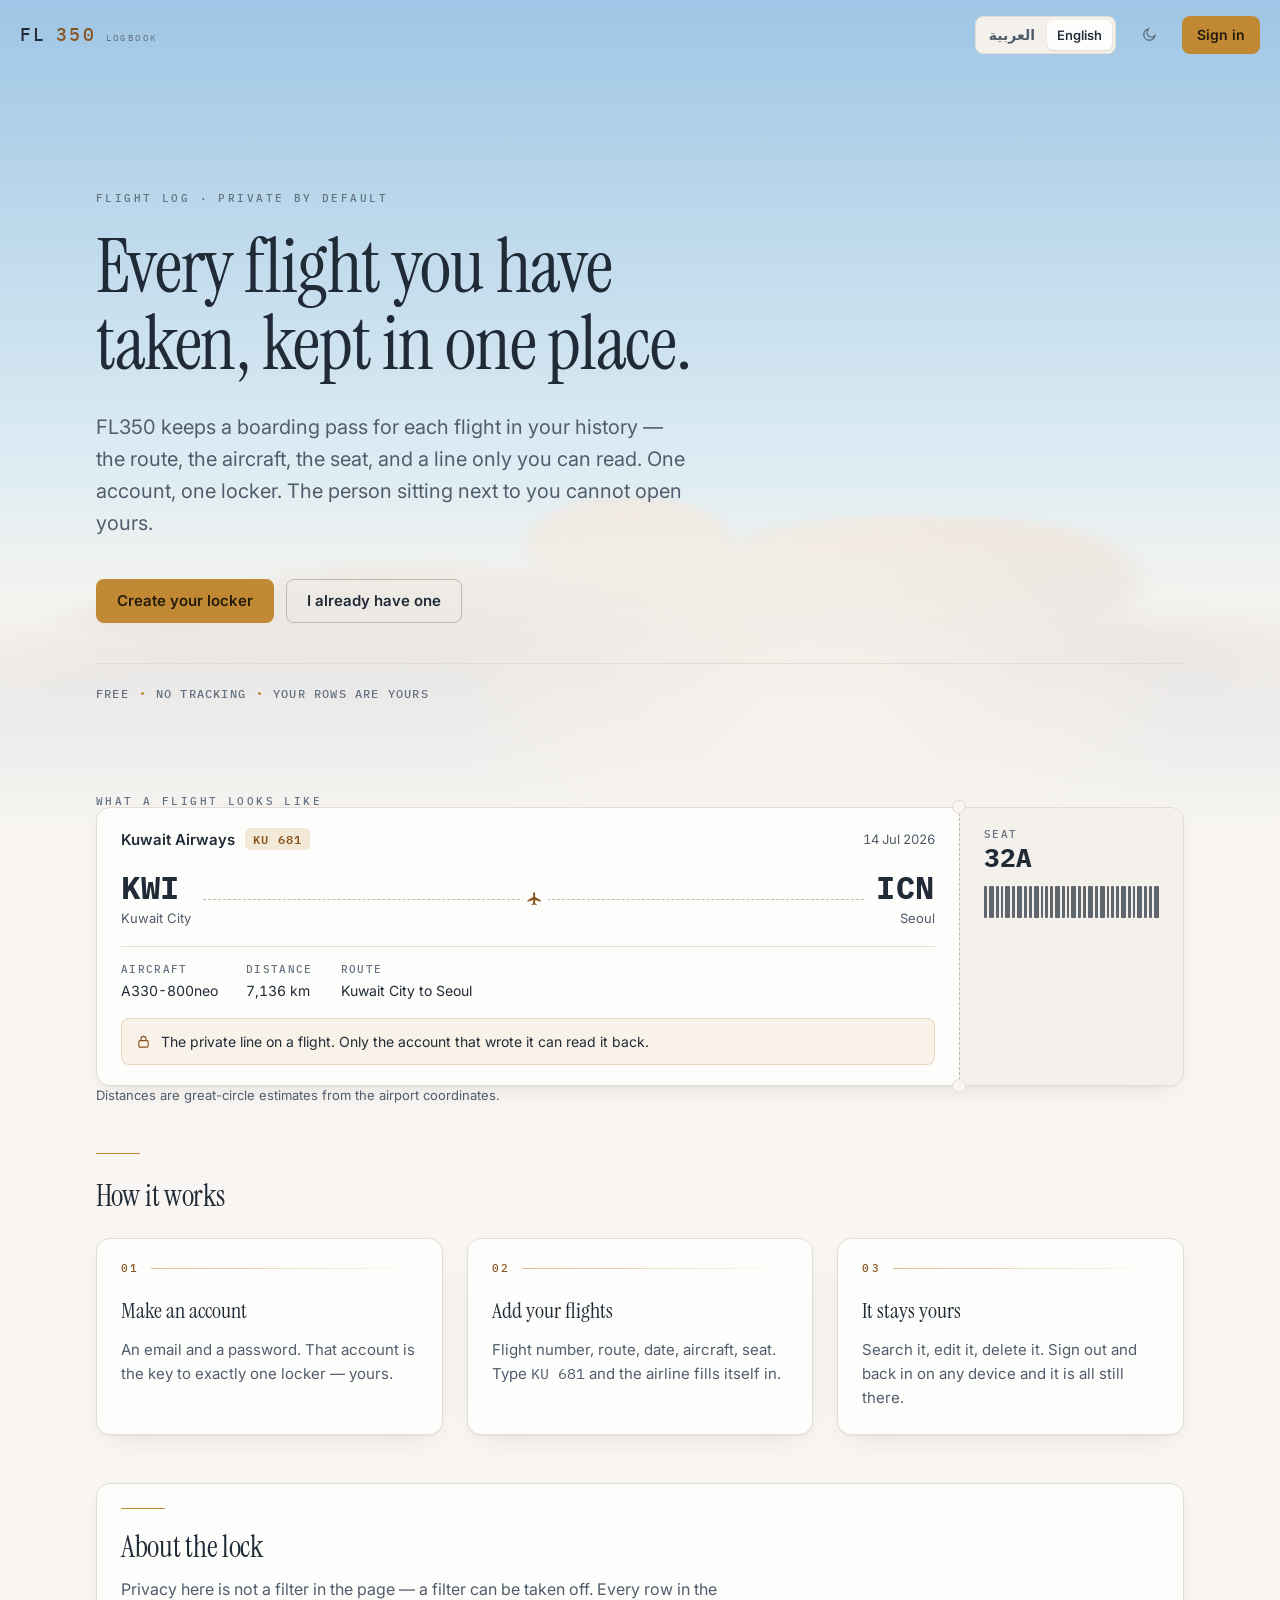
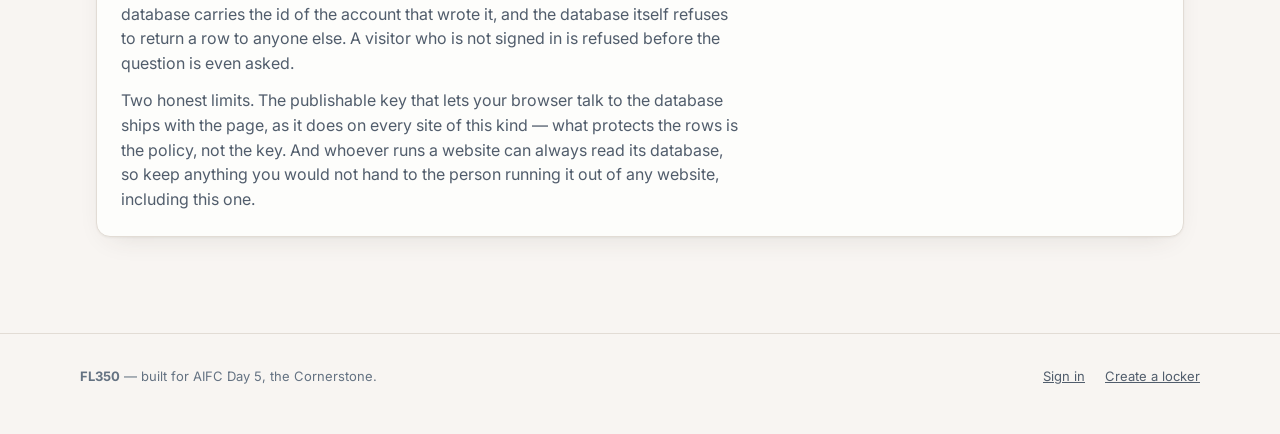
<file: index.html>
<!doctype html>
<html lang="en">
<head>
<meta charset="utf-8">
<meta name="viewport" content="width=device-width, initial-scale=1">
<title data-i18n="meta.home.title">FL350 — a private logbook for every flight you have taken</title>
<meta name="description" data-i18n-attr="content:meta.home.description" content="FL350 keeps a boarding pass for every flight you have taken. One account, one locker, and nobody else can open yours.">
<meta name="color-scheme" content="light dark">
<meta name="theme-color" content="#0b1220">
<link rel="icon" href="/assets/favicon.svg" type="image/svg+xml">
<link rel="preconnect" href="https://fonts.googleapis.com">
<link rel="preconnect" href="https://fonts.gstatic.com" crossorigin>
<link rel="stylesheet" href="https://fonts.googleapis.com/css2?family=IBM+Plex+Mono:wght@400;500;600&family=Inter:wght@400;500;600&family=Instrument+Serif:ital@0;1&display=swap">
<link rel="stylesheet" href="/assets/css/app.css">
<link rel="stylesheet" href="/assets/css/sky.css">
<link rel="stylesheet" href="/assets/css/rtl.css">
<link rel="stylesheet" href="/assets/css/waiting.css">
<script src="/assets/js/boot.js"></script>
<script src="/assets/js/arrive.js"></script>
<script src="/assets/js/strings.js"></script>
<script src="/assets/js/i18n.js"></script>
</head>
<body>
<a class="skip-link" href="#main" data-i18n="app.skip">Skip to the content</a>

<div class="sky" aria-hidden="true">
  <div class="sky-air"></div>
  <div class="sky-stars"></div>
  <div class="sky-clouds"></div>
  <div class="sky-sun"></div>
  <div class="sky-lamp sky-lamp-port"></div>
  <div class="sky-lamp sky-lamp-stbd"></div>
  <div class="sky-beacon"></div>
  <div class="sky-fade"></div>
</div>

<header class="topbar">
  <a class="wordmark" href="/">FL<span class="n">350</span> <small data-i18n="app.brand.sub">logbook</small></a>
  <div class="topbar-spacer"></div>
  <button type="button" id="lang-toggle" hidden></button>
  <button type="button" class="btn btn-ghost" id="theme-toggle" aria-pressed="false" title="Switch theme" data-i18n-attr="title:theme.switch"></button>
  <a class="btn btn-sm" href="/login" data-i18n="nav.signin">Sign in</a>
</header>

<main id="main" class="page stack-l">

  <section class="hero">
    <p class="eyebrow" data-i18n="home.eyebrow">Flight log · private by default</p>
    <h1 class="display" data-i18n="home.h1">Every flight you have taken, kept in one place.</h1>
    <p class="hero-lede" data-i18n="home.lede">
      FL350 keeps a boarding pass for each flight in your history — the route, the
      aircraft, the seat, and a line only you can read. One account, one locker.
      The person sitting next to you cannot open yours.
    </p>
    <div class="hero-cta">
      <a class="btn" href="/login?mode=signup" data-i18n="home.cta.create">Create your locker</a>
      <a class="btn btn-outline" href="/login" data-i18n="home.cta.have">I already have one</a>
    </div>
    <p class="strip">
      <span data-i18n="home.strip.free">Free</span><span class="dot"></span>
      <span data-i18n="home.strip.tracking">No tracking</span><span class="dot"></span>
      <span data-i18n="home.strip.yours">Your rows are yours</span>
    </p>
  </section>

  <section aria-labelledby="example-title">
    <h2 class="eyebrow" id="example-title" data-i18n="home.example.title">What a flight looks like</h2>
    <ul class="passes demo-pass">
      <li class="pass">
        <div class="pass-main">
          <div class="pass-head">
            <span class="pass-airline" data-i18n="home.demo.airline">Kuwait Airways</span>
            <span class="pass-flightno" lang="en">KU 681</span>
            <span class="pass-date" data-i18n="home.demo.date">14 Jul 2026</span>
          </div>
          <div class="route">
            <div class="route-end">
              <div class="route-iata" lang="en">KWI</div>
              <div class="route-city" data-i18n="home.demo.from">Kuwait City</div>
            </div>
            <div class="route-line" aria-hidden="true">
              <svg viewBox="0 0 24 24" fill="currentColor"><path d="M21 15.5v-1.7l-7.5-4.4V4.2a1.3 1.3 0 0 0-2.6 0v5.2L3.4 13.8v1.7l7.5-2.2v4.4l-2.1 1.5v1.2l3.4-1 3.4 1v-1.2l-2.1-1.5v-4.4l7.5 2.2Z"/></svg>
            </div>
            <div class="route-end to">
              <div class="route-iata" lang="en">ICN</div>
              <div class="route-city" data-i18n="home.demo.to">Seoul</div>
            </div>
          </div>
          <dl class="pass-facts">
            <div class="fact"><dt data-i18n="pass.fact.aircraft">Aircraft</dt><dd lang="en">A330-800neo</dd></div>
            <div class="fact"><dt data-i18n="pass.fact.distance">Distance</dt><dd data-i18n="home.demo.distance">7,136 km</dd></div>
            <div class="fact"><dt data-i18n="pass.fact.route">Route</dt><dd data-i18n="home.demo.route">Kuwait City to Seoul</dd></div>
          </dl>
          <div class="pass-note">
            <svg viewBox="0 0 24 24" fill="none" stroke="currentColor" stroke-width="1.8" aria-hidden="true"><rect x="4.5" y="10.5" width="15" height="10.5" rx="2"/><path d="M8 10.5V7.8a4 4 0 0 1 8 0v2.7"/></svg>
            <p data-i18n="home.demo.note">The private line on a flight. Only the account that wrote it can read it back.</p>
          </div>
        </div>
        <div class="pass-stub">
          <dl class="stub-seat"><dt data-i18n="pass.seat">Seat</dt><dd lang="en">32A</dd></dl>
          <div class="barcode" aria-hidden="true">
            <i></i><i class="b2"></i><i></i><i></i><i class="b2"></i><i></i><i class="b2"></i><i></i>
            <i></i><i class="b2"></i><i></i><i></i><i></i><i class="b2"></i><i></i><i></i>
            <i class="b2"></i><i></i><i></i><i class="b2"></i><i></i><i class="b2"></i><i></i><i></i>
            <i></i><i class="b2"></i><i></i><i></i><i class="b2"></i><i></i><i></i><i class="b2"></i>
          </div>
        </div>
      </li>
    </ul>
    <p class="caption" data-i18n="home.caption.distance">Distances are great-circle estimates from the airport coordinates.</p>
  </section>

  <section aria-labelledby="how-title" class="stack">
    <hr class="rule">
      <h2 class="heading" id="how-title" data-i18n="home.how.title">How it works</h2>
    <div class="three">
      <div class="card card-pad">
        <p class="num">01</p>
        <h3 data-i18n="home.how.1.h">Make an account</h3>
        <p data-i18n="home.how.1.p">An email and a password. That account is the key to exactly one locker — yours.</p>
      </div>
      <div class="card card-pad">
        <p class="num">02</p>
        <h3 data-i18n="home.how.2.h">Add your flights</h3>
        <p data-i18n-html="home.how.2.p">Flight number, route, date, aircraft, seat. Type <span class="mono i18n-ltr" lang="en">KU 681</span> and the airline fills itself in.</p>
      </div>
      <div class="card card-pad">
        <p class="num">03</p>
        <h3 data-i18n="home.how.3.h">It stays yours</h3>
        <p data-i18n="home.how.3.p">Search it, edit it, delete it. Sign out and back in on any device and it is all still there.</p>
      </div>
    </div>
  </section>

  <section aria-labelledby="lock-title" class="card card-pad stack-s">
    <hr class="rule">
    <h2 class="heading" id="lock-title" data-i18n="home.lock.title">About the lock</h2>
    <p class="prose" data-i18n="home.lock.p1">
      Privacy here is not a filter in the page — a filter can be taken off. Every
      row in the database carries the id of the account that wrote it, and the
      database itself refuses to return a row to anyone else. A visitor who is
      not signed in is refused before the question is even asked.
    </p>
    <p class="prose" data-i18n="home.lock.p2">
      Two honest limits. The publishable key that lets your browser talk to the
      database ships with the page, as it does on every site of this kind — what
      protects the rows is the policy, not the key. And whoever runs a website
      can always read its database, so keep anything you would not hand to the
      person running it out of any website, including this one.
    </p>
  </section>

</main>

<footer class="footer">
  <div class="footer-in">
    <span data-i18n-html="footer.built"><strong>FL350</strong> — built for AIFC Day 5, the Cornerstone.</span>
    <span class="topbar-spacer"></span>
    <a href="/login" data-i18n="nav.signin">Sign in</a>
    <a href="/login?mode=signup" data-i18n="nav.create">Create a locker</a>
  </div>
</footer>

<script src="/assets/js/ui.js" defer></script>
<script src="/assets/js/waiting.js" defer></script>
</body>
</html>
</file>
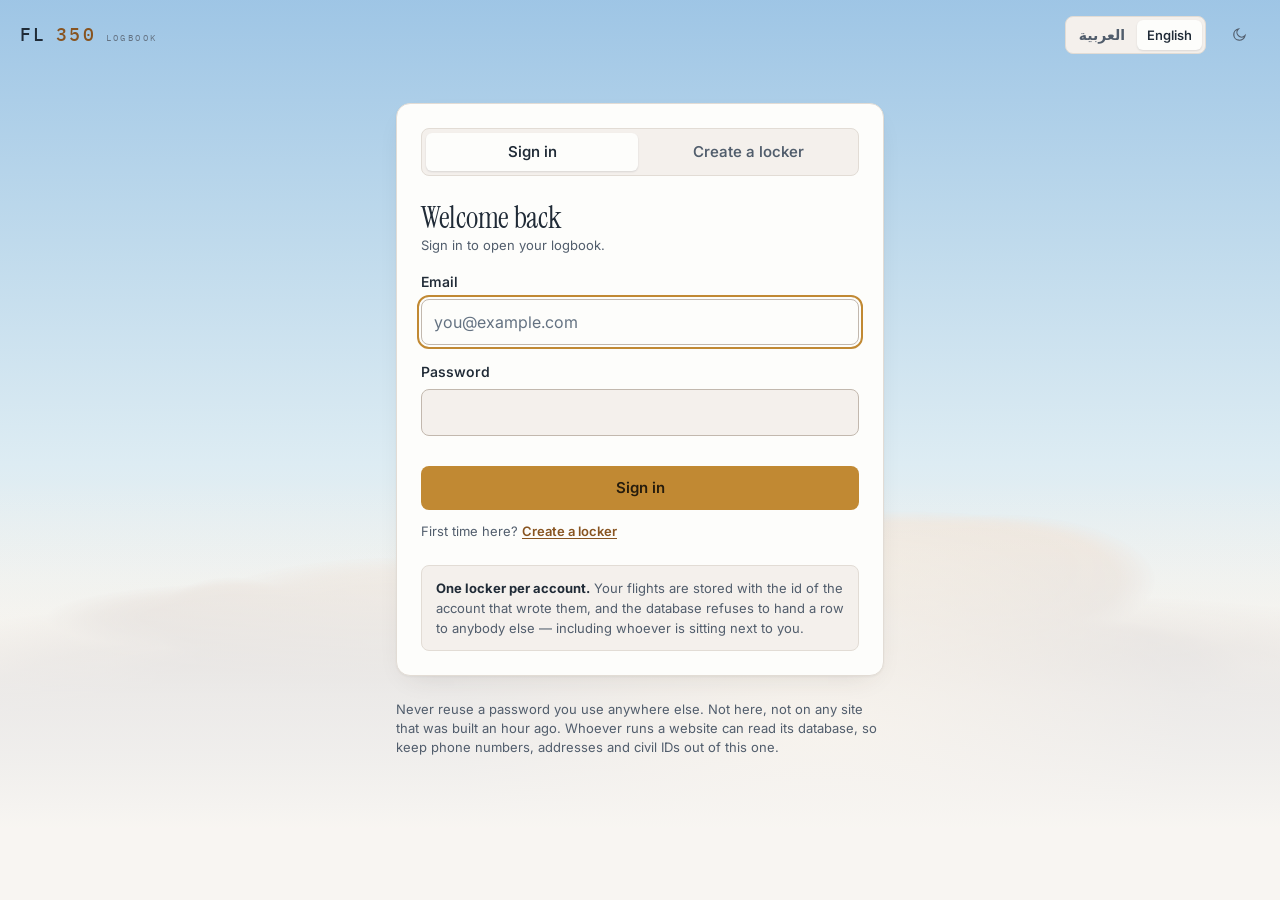
<file: login.html>
<!doctype html>
<html lang="en">
<head>
<meta charset="utf-8">
<meta name="viewport" content="width=device-width, initial-scale=1">
<title data-i18n="meta.login.title">Sign in — FL350</title>
<meta name="description" data-i18n-attr="content:meta.login.description" content="Sign in to your FL350 logbook, or create a locker of your own.">
<meta name="color-scheme" content="light dark">
<meta name="theme-color" content="#0b1220">
<meta name="robots" content="noindex">
<link rel="icon" href="/assets/favicon.svg" type="image/svg+xml">
<link rel="preconnect" href="https://fonts.googleapis.com">
<link rel="preconnect" href="https://fonts.gstatic.com" crossorigin>
<link rel="stylesheet" href="https://fonts.googleapis.com/css2?family=IBM+Plex+Mono:wght@400;500;600&family=Inter:wght@400;500;600&family=Instrument+Serif:ital@0;1&display=swap">
<link rel="stylesheet" href="/assets/css/app.css">
<link rel="stylesheet" href="/assets/css/sky.css">
<link rel="stylesheet" href="/assets/css/rtl.css">
<link rel="stylesheet" href="/assets/css/waiting.css">
<script src="/assets/js/boot.js"></script>
<script src="/assets/js/arrive.js"></script>
<script src="/assets/js/strings.js"></script>
<script src="/assets/js/i18n.js"></script>
</head>
<body>
<a class="skip-link" href="#main" data-i18n="app.skip">Skip to the content</a>

<div class="sky" aria-hidden="true">
  <div class="sky-air"></div>
  <div class="sky-stars"></div>
  <div class="sky-clouds"></div>
  <div class="sky-sun"></div>
  <div class="sky-lamp sky-lamp-port"></div>
  <div class="sky-lamp sky-lamp-stbd"></div>
  <div class="sky-beacon"></div>
  <div class="sky-fade"></div>
</div>

<header class="topbar">
  <a class="wordmark" href="/">FL<span class="n">350</span> <small data-i18n="app.brand.sub">logbook</small></a>
  <div class="topbar-spacer"></div>
  <button type="button" id="lang-toggle" hidden></button>
  <button type="button" class="btn btn-ghost" id="theme-toggle" aria-pressed="false" title="Switch theme" data-i18n-attr="title:theme.switch"></button>
</header>

<main id="main" class="page page-narrow">

  <div class="card card-pad">

    <div class="tabs" role="tablist" aria-label="Sign in or create an account" data-i18n-attr="aria-label:auth.tabs.aria">
      <button type="button" class="tab" id="tab-signin" role="tab" aria-selected="true" data-i18n="auth.tab.signin">Sign in</button>
      <button type="button" class="tab" id="tab-signup" role="tab" aria-selected="false" data-i18n="auth.tab.signup">Create a locker</button>
    </div>

    <h1 class="heading" id="auth-title">Welcome back</h1>
    <p class="caption" id="auth-lede">Sign in to open your logbook.</p>

    <div class="form-alert" id="auth-alert" role="alert" hidden></div>

    <form id="auth-form" novalidate>

      <div class="field" id="field-name" hidden>
        <label for="display-name" data-i18n="auth.field.name">What should we call you?</label>
        <input class="input" type="text" id="display-name" name="display-name"
               autocomplete="given-name" maxlength="40" placeholder="Your first name"
               data-i18n-attr="placeholder:auth.field.name.ph"
               aria-describedby="display-name-error">
        <p class="field-error" id="display-name-error"></p>
      </div>

      <div class="field">
        <label for="email" data-i18n="auth.field.email">Email</label>
        <input class="input" type="email" id="email" name="email"
               autocomplete="email" inputmode="email" autocapitalize="off" spellcheck="false"
               placeholder="you@example.com" aria-describedby="email-error"
               data-i18n-attr="placeholder:auth.field.email.ph">
        <p class="field-error" id="email-error"></p>
      </div>

      <div class="field">
        <label for="password" data-i18n="auth.field.password">Password</label>
        <input class="input" type="password" id="password" name="password"
               autocomplete="current-password" aria-describedby="password-hint password-error">
        <p class="field-hint" id="password-hint"></p>
        <p class="field-error" id="password-error"></p>
      </div>

      <button type="submit" class="btn btn-block mt-24" id="auth-submit">
        <span>Sign in</span>
      </button>

      <p class="caption mt-12" id="auth-switch"></p>

    </form>

    <p class="form-note mt-24" data-i18n-html="auth.note.one">
      <strong>One locker per account.</strong> Your flights are stored with the id of the
      account that wrote them, and the database refuses to hand a row to anybody else —
      including whoever is sitting next to you.
    </p>

  </div>

  <p class="caption mt-24" id="honesty" data-i18n="auth.honesty">
    Never reuse a password you use anywhere else. Not here, not on any site that was
    built an hour ago. Whoever runs a website can read its database, so keep phone
    numbers, addresses and civil IDs out of this one.
  </p>

</main>

<div class="toasts" id="toasts" aria-live="polite" aria-atomic="false"></div>

<script src="/assets/js/config.js" defer></script>
<script src="/assets/js/ui.js" defer></script>
<script src="/assets/js/waiting.js" defer></script>
<script src="/assets/js/supabase.js" defer></script>
<script src="/assets/js/session.js" defer></script>
<script src="/assets/js/login.js" defer></script>
</body>
</html>
</file>
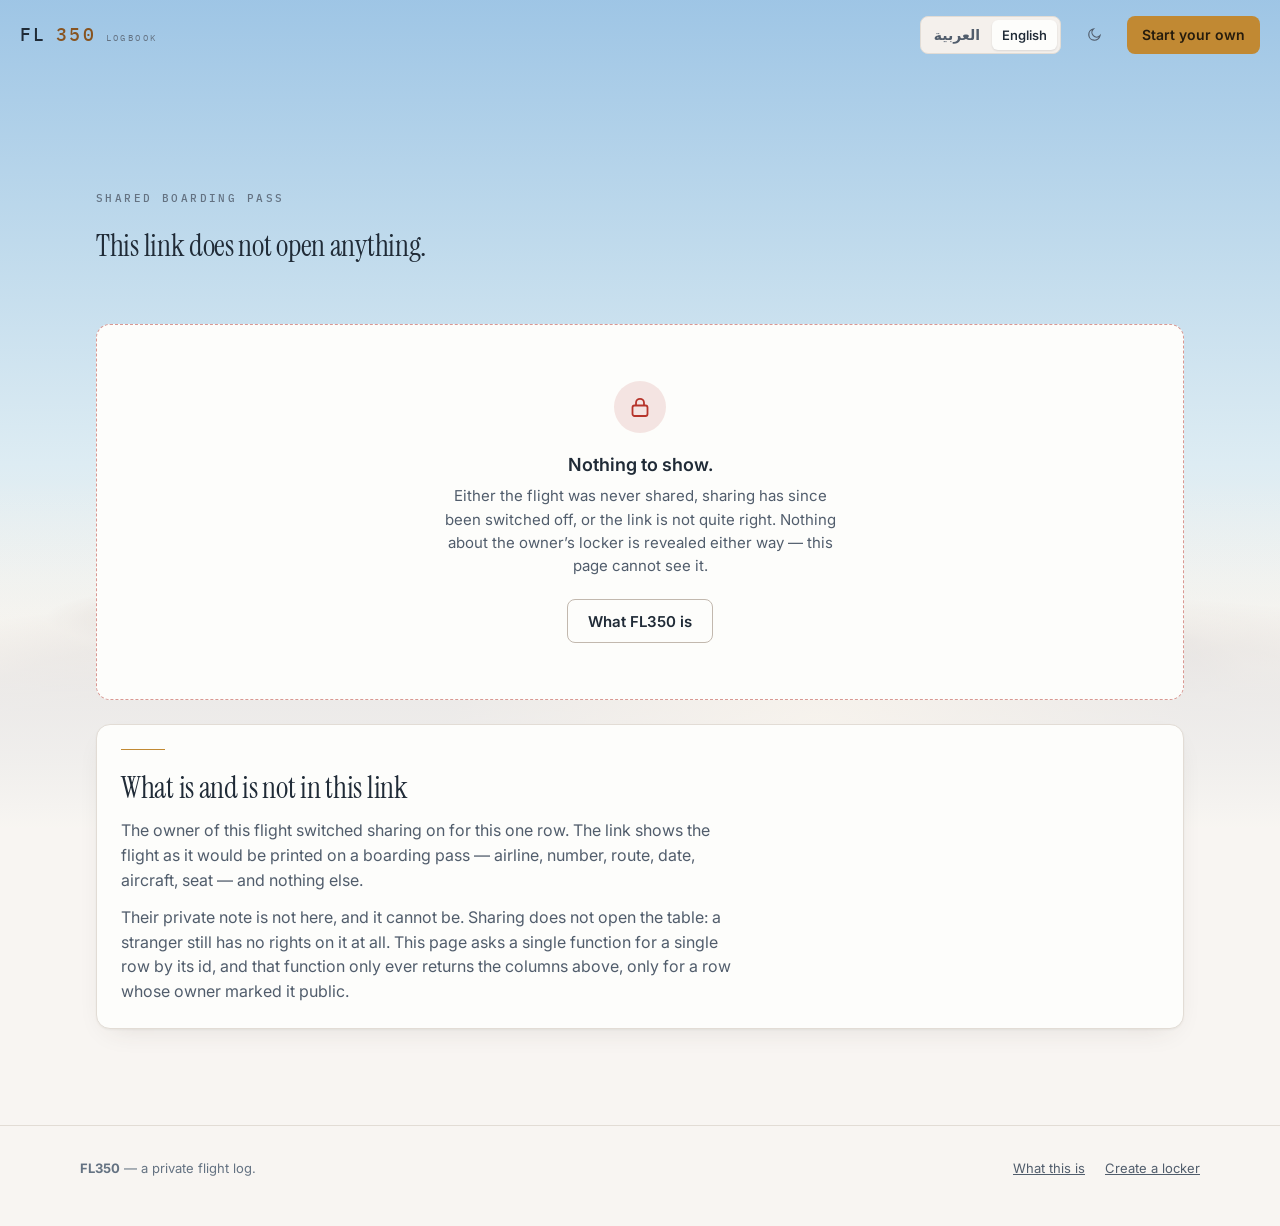
<file: share.html>
<!doctype html>
<html lang="en">
<head>
<meta charset="utf-8">
<meta name="viewport" content="width=device-width, initial-scale=1">
<title data-i18n="meta.share.title">A shared flight — FL350</title>
<meta name="description" data-i18n-attr="content:meta.share.description" content="One boarding pass, shared from a private FL350 logbook.">
<meta name="color-scheme" content="light dark">
<meta name="theme-color" content="#0b1220">
<meta name="robots" content="noindex">
<link rel="icon" href="/assets/favicon.svg" type="image/svg+xml">
<link rel="preconnect" href="https://fonts.googleapis.com">
<link rel="preconnect" href="https://fonts.gstatic.com" crossorigin>
<link rel="stylesheet" href="https://fonts.googleapis.com/css2?family=IBM+Plex+Mono:wght@400;500;600&family=Inter:wght@400;500;600&family=Instrument+Serif:ital@0;1&display=swap">
<link rel="stylesheet" href="/assets/css/app.css">
<link rel="stylesheet" href="/assets/css/sky.css">
<link rel="stylesheet" href="/assets/css/rtl.css">
<link rel="stylesheet" href="/assets/css/waiting.css">
<script src="/assets/js/boot.js"></script>
<script src="/assets/js/arrive.js"></script>
<script src="/assets/js/strings.js"></script>
<script src="/assets/js/i18n.js"></script>
</head>
<body>
<a class="skip-link" href="#main" data-i18n="app.skip">Skip to the content</a>

<div class="sky" aria-hidden="true">
  <div class="sky-air"></div>
  <div class="sky-stars"></div>
  <div class="sky-clouds"></div>
  <div class="sky-sun"></div>
  <div class="sky-lamp sky-lamp-port"></div>
  <div class="sky-lamp sky-lamp-stbd"></div>
  <div class="sky-beacon"></div>
  <div class="sky-fade"></div>
</div>

<header class="topbar">
  <a class="wordmark" href="/">FL<span class="n">350</span> <small data-i18n="app.brand.sub">logbook</small></a>
  <div class="topbar-spacer"></div>
  <button type="button" id="lang-toggle" hidden></button>
  <button type="button" class="btn btn-ghost" id="theme-toggle" aria-pressed="false" title="Switch theme" data-i18n-attr="title:theme.switch"></button>
  <a class="btn btn-sm" href="/login?mode=signup" data-i18n="share.nav.start">Start your own</a>
</header>

<main id="main" class="page">
  <section class="hero">
    <p class="eyebrow" data-i18n="share.eyebrow">Shared boarding pass</p>
    <h1 class="heading" id="share-title" data-i18n="share.opening">Opening the link…</h1>
    <p class="caption mt-12" id="share-sub"></p>
  </section>

  <div id="share-pass"></div>

  <section class="card card-pad mt-24">
    <hr class="rule">
    <h2 class="heading" data-i18n="share.explain.title">What is and is not in this link</h2>
    <p class="prose mt-12" data-i18n="share.explain.p1">
      The owner of this flight switched sharing on for this one row. The link
      shows the flight as it would be printed on a boarding pass — airline,
      number, route, date, aircraft, seat — and nothing else.
    </p>
    <p class="prose mt-12" data-i18n="share.explain.p2">
      Their private note is not here, and it cannot be. Sharing does not open
      the table: a stranger still has no rights on it at all. This page asks a
      single function for a single row by its id, and that function only ever
      returns the columns above, only for a row whose owner marked it public.
    </p>
  </section>
</main>

<footer class="footer">
  <div class="footer-in">
    <span data-i18n-html="footer.private"><strong>FL350</strong> — a private flight log.</span>
    <span class="topbar-spacer"></span>
    <a href="/" data-i18n="share.footer.what">What this is</a>
    <a href="/login?mode=signup" data-i18n="nav.create">Create a locker</a>
  </div>
</footer>

<div class="toasts" id="toasts" aria-live="polite" aria-atomic="false"></div>

<script src="/assets/js/config.js" defer></script>
<script src="/assets/js/ui.js" defer></script>
<script src="/assets/js/waiting.js" defer></script>
<script src="/assets/js/airports.js" defer></script>
<script src="/assets/js/pass.js" defer></script>
<script src="/assets/js/supabase.js" defer></script>
<script src="/assets/js/share.js" defer></script>
</body>
</html>
</file>
<file: assets/css/app.css>
/* ==========================================================================
   FL350 — one stylesheet, one accent, one radius.

   Colours are HSL channel triplets so a tint can be written inline as
   hsl(var(--accent) / 0.12) without inventing another token.
   ========================================================================== */

:root {
  /* --- surfaces --------------------------------------------------------
     Warm paper rather than clinical white, and a soft ink rather than black.
     The pairing an airline uses on print, because a screen full of #ffffff
     with #000000 on it is the least comfortable thing to read for an hour. */
  --bg:             36 30% 96%;
  --panel:          38 40% 99%;
  --panel-2:        36 26% 94%;
  --border:         34 18% 86%;
  --border-strong:  32 14% 72%;

  /* --- text ----------------------------------------------------------- */
  --fg:            212 26% 17%;
  --fg-muted:      212 14% 37%;
  --fg-faint:      212 13% 45%;

  /* --- the one accent: antique gold ------------------------------------
     --accent fills, and always carries --accent-fg on top of it.
     --accent-text is the same idea taken dark enough to be read as text. */
  --accent:         36 58% 48%;
  --accent-fg:      36 50% 10%;
  --accent-text:    30 62% 33%;

  /* --- status --------------------------------------------------------- */
  --good:          152 45% 30%;
  --bad:             4 62% 44%;

  /* --- shape and depth: one radius, two shadows ----------------------- */
  --radius:       14px;
  --radius-sm:     8px;
  --shadow-card:  0 1px 2px hsl(30 20% 20% / 0.05), 0 10px 28px -14px hsl(30 20% 20% / 0.16);
  --shadow-over:  0 28px 66px -14px hsl(30 20% 15% / 0.30);

  /* --- type ------------------------------------------------------------
     Three faces, each with one job. A quiet serif carries the few large
     lines, a neutral sans carries everything a person reads, and a mono
     carries anything printed on a ticket. Every one has a real fallback,
     so the page is still itself if the font service never answers. */
  --serif: "Instrument Serif", "Iowan Old Style", Palatino, Georgia, "Times New Roman", serif;
  --sans:  "Inter", system-ui, -apple-system, "Segoe UI", Roboto, "Helvetica Neue", Arial, sans-serif;
  --mono:  "IBM Plex Mono", ui-monospace, "SF Mono", "Cascadia Mono", "Segoe UI Mono", Menlo, Consolas, monospace;

  /* --- motion: unhurried, and one curve everywhere -------------------- */
  --ease: cubic-bezier(.22, .61, .36, 1);
  --quick: 180ms;
  --calm: 420ms;

  color-scheme: light;
}

@media (prefers-color-scheme: dark) {
  :root:not([data-theme="light"]) {
    --bg:            222 42%  8%;
    --panel:         216 33% 12%;
    --panel-2:       216 29% 15%;
    --border:        216 22% 22%;
    --border-strong: 216 17% 34%;

    /* warm off-white, never #ffffff — pure white on a dark field glares */
    --fg:             40 18% 92%;
    --fg-muted:      216 14% 71%;
    --fg-faint:      216 12% 60%;

    /* the same gold, desaturated and lifted, the way it behaves at night */
    --accent:         40 60% 62%;
    --accent-fg:      36 50% 10%;
    --accent-text:    40 58% 72%;

    --good:          152 40% 56%;
    --bad:             4 70% 68%;

    --shadow-card:  0 1px 2px hsl(0 0% 0% / 0.38), 0 10px 28px -14px hsl(0 0% 0% / 0.58);
    --shadow-over:  0 28px 66px -14px hsl(0 0% 0% / 0.68);

    color-scheme: dark;
  }
}

:root[data-theme="dark"] {
  --bg:            222 42%  8%;
  --panel:         216 33% 12%;
  --panel-2:       216 29% 15%;
  --border:        216 22% 22%;
  --border-strong: 216 17% 34%;

  /* warm off-white, never #ffffff — pure white on a dark field glares */
  --fg:             40 18% 92%;
  --fg-muted:      216 14% 71%;
  --fg-faint:      216 12% 60%;

  /* the same gold, desaturated and lifted, the way it behaves at night */
  --accent:         40 60% 62%;
  --accent-fg:      36 50% 10%;
  --accent-text:    40 58% 72%;

  --good:          152 40% 56%;
  --bad:             4 70% 68%;

  --shadow-card:  0 1px 2px hsl(0 0% 0% / 0.38), 0 10px 28px -14px hsl(0 0% 0% / 0.58);
  --shadow-over:  0 28px 66px -14px hsl(0 0% 0% / 0.68);

  color-scheme: dark;
}

/* ==========================================================================
   Reset
   ========================================================================== */

*, *::before, *::after { box-sizing: border-box; }

/* Anything given `display` by a class of ours would otherwise outrank the
   browser's own [hidden] and dialog:not([open]) rules and stay on screen. */
[hidden] { display: none !important; }
dialog:not([open]) { display: none !important; }

html { -webkit-text-size-adjust: 100%; }

body {
  position: relative;
  margin: 0;
  min-height: 100vh;
  background: hsl(var(--bg));
  color: hsl(var(--fg));
  font: 400 16px/1.55 var(--sans);
  -webkit-font-smoothing: antialiased;
}

h1, h2, h3, p, ul, ol, figure, dl, dd { margin: 0; }
ul, ol { padding: 0; list-style: none; }
img, svg { display: block; max-width: 100%; }
button, input, select, textarea { font: inherit; color: inherit; }

:focus-visible {
  outline: 2px solid hsl(var(--accent));
  outline-offset: 2px;
  border-radius: 4px;
}

.visually-hidden {
  position: absolute; width: 1px; height: 1px;
  padding: 0; margin: -1px; overflow: hidden;
  clip-path: inset(50%); white-space: nowrap; border: 0;
}

.skip-link {
  position: absolute; left: 16px; top: -60px; z-index: 100;
  padding: 10px 16px; border-radius: var(--radius-sm);
  background: hsl(var(--accent)); color: hsl(var(--accent-fg));
  font-weight: 600; text-decoration: none;
  transition: top .15s ease;
}
.skip-link:focus { top: 16px; }

@media (prefers-reduced-motion: reduce) {
  *, *::before, *::after {
    animation-duration: .001ms !important;
    animation-iteration-count: 1 !important;
    transition-duration: .001ms !important;
  }
}

/* ==========================================================================
   Type
   ========================================================================== */

.display {
  font-family: var(--serif);
  font-size: clamp(2.5rem, 1.2rem + 5.2vw, 4.75rem);
  line-height: 1.02;
  font-weight: 400;
  letter-spacing: -.015em;
  text-wrap: balance;
}
.heading {
  font-family: var(--serif);
  font-size: clamp(1.5rem, 1.2rem + 1vw, 1.875rem);
  line-height: 1.2; font-weight: 400; letter-spacing: -.01em;
}
.subhead { font-size: 1.125rem; line-height: 1.45; font-weight: 500; }
.caption { font-size: .8125rem; line-height: 1.45; color: hsl(var(--fg-muted)); }
.prose   { max-width: 62ch; color: hsl(var(--fg-muted)); }
.mono    { font-family: var(--mono); font-variant-numeric: tabular-nums; }

/* Codes, numbers and anything printed on a ticket keep Latin order and
   direction even when the page around them is Arabic. */
.ltr { direction: ltr; unicode-bidi: isolate; }

.eyebrow {
  font: 500 .6875rem/1 var(--mono);
  letter-spacing: .22em;
  text-transform: uppercase;
  color: hsl(var(--fg-faint));
}

/* A hairline in the accent, used to open a section. One motif, used sparingly. */
.rule {
  width: 44px; height: 1px; margin: 0 0 20px;
  background: hsl(var(--accent));
  border: 0;
}

/* ==========================================================================
   Shell
   ========================================================================== */

/* Nothing at the top of the page until there is something to separate from.
   The bar earns its background by being scrolled past. */
.topbar {
  position: sticky; top: 0; z-index: 20;
  display: flex; align-items: center; gap: 12px;
  padding: 16px max(20px, env(safe-area-inset-left)) 16px max(20px, env(safe-area-inset-right));
  background: transparent;
  border-bottom: 1px solid transparent;
  transition: background-color var(--calm) var(--ease),
              border-color var(--calm) var(--ease),
              padding var(--calm) var(--ease);
}
.topbar[data-scrolled="true"] {
  padding-top: 12px; padding-bottom: 12px;
  background: hsl(var(--panel) / 0.82);
  backdrop-filter: blur(14px);
  border-bottom-color: hsl(var(--border));
}

.wordmark {
  display: inline-flex; align-items: baseline; gap: 10px;
  text-decoration: none; color: inherit;
  font: 500 1.125rem/1 var(--mono);
  letter-spacing: .12em;
}
.wordmark .n  { color: hsl(var(--accent-text)); }
.wordmark small {
  font: 400 .5625rem/1 var(--mono);
  letter-spacing: .26em; text-transform: uppercase;
  color: hsl(var(--fg-faint));
}

.topbar-spacer { flex: 1 1 auto; }

.topbar-who {
  display: none; align-items: center; gap: 8px;
  font-size: .8125rem; color: hsl(var(--fg-muted));
  max-width: 42ch; overflow: hidden; text-overflow: ellipsis; white-space: nowrap;
}
@media (min-width: 700px) { .topbar-who { display: flex; } }

.page {
  position: relative; z-index: 1;
  width: 100%;
  max-width: 1120px;
  margin: 0 auto;
  padding: 32px max(16px, env(safe-area-inset-left)) 96px max(16px, env(safe-area-inset-right));
}
.page-narrow { max-width: 520px; }

.stack   > * + * { margin-top: 24px; }
.stack-s > * + * { margin-top: 12px; }
.stack-l > * + * { margin-top: 48px; }

.row { display: flex; align-items: center; gap: 12px; flex-wrap: wrap; }
.row-between { display: flex; align-items: center; gap: 16px; flex-wrap: wrap; justify-content: space-between; }

/* the only spacing utilities, and only on the 4px scale */
.mt-12 { margin-top: 12px; }
.mt-24 { margin-top: 24px; }

/* ==========================================================================
   Buttons — default, hover, active, focus-visible, disabled, loading
   ========================================================================== */

.btn {
  --btn-bg: hsl(var(--accent));
  --btn-fg: hsl(var(--accent-fg));
  --btn-bd: transparent;
  position: relative;
  display: inline-flex; align-items: center; justify-content: center; gap: 8px;
  min-height: 44px; padding: 0 20px;
  border: 1px solid var(--btn-bd);
  border-radius: var(--radius-sm);
  background: var(--btn-bg); color: var(--btn-fg);
  font-size: .9375rem; font-weight: 600;
  text-decoration: none; cursor: pointer;
  transition: filter .15s ease, background-color .15s ease, border-color .15s ease;
}
.btn:hover:not(:disabled) { filter: brightness(1.06); }
.btn:active:not(:disabled) { filter: brightness(.94); }
.btn:disabled { opacity: .55; cursor: not-allowed; }

.btn-outline {
  --btn-bg: transparent;
  --btn-fg: hsl(var(--fg));
  --btn-bd: hsl(var(--border-strong));
}
.btn-outline:hover:not(:disabled) { background: hsl(var(--fg) / 0.05); filter: none; }

.btn-ghost {
  --btn-bg: transparent;
  --btn-fg: hsl(var(--fg-muted));
  --btn-bd: transparent;
  min-height: 38px; padding: 0 12px; font-weight: 520; font-size: .875rem;
}
.btn-ghost:hover:not(:disabled) { background: hsl(var(--fg) / 0.07); color: hsl(var(--fg)); filter: none; }

.btn-danger {
  --btn-bg: transparent;
  --btn-fg: hsl(var(--bad));
  --btn-bd: hsl(var(--bad) / 0.45);
}
.btn-danger:hover:not(:disabled) { background: hsl(var(--bad) / 0.1); filter: none; }

.btn-sm { min-height: 38px; padding: 0 14px; font-size: .875rem; }
.btn-block { width: 100%; }

.btn[data-loading="true"] { color: transparent; pointer-events: none; }
.btn[data-loading="true"]::after {
  content: ""; position: absolute; inset: 0; margin: auto;
  width: 18px; height: 18px; border-radius: 50%;
  border: 2px solid var(--btn-fg); border-top-color: transparent;
  animation: spin .7s linear infinite;
}
@keyframes spin { to { transform: rotate(360deg); } }

.icon { width: 16px; height: 16px; flex: 0 0 auto; }

/* ==========================================================================
   Cards and panels
   ========================================================================== */

.card {
  background: hsl(var(--panel));
  border: 1px solid hsl(var(--border));
  border-radius: var(--radius);
  box-shadow: var(--shadow-card);
}
.card-pad { padding: 24px; }

/* ==========================================================================
   Forms
   ========================================================================== */

.field + .field, .field + .field-row, .field-row + .field, .field-row + .field-row { margin-top: 16px; }

.field > label,
.field-label {
  display: block; margin-bottom: 6px;
  font-size: .875rem; font-weight: 560;
}
.field-optional { font-weight: 400; color: hsl(var(--fg-faint)); }

.input, .textarea, .select {
  width: 100%; min-height: 44px;
  padding: 10px 12px;
  background: hsl(var(--panel-2));
  border: 1px solid hsl(var(--border-strong));
  border-radius: var(--radius-sm);
  color: hsl(var(--fg));
  transition: border-color .15s ease, background-color .15s ease;
}
.input::placeholder, .textarea::placeholder { color: hsl(var(--fg-faint)); }
.input:hover, .textarea:hover, .select:hover { border-color: hsl(var(--fg-faint)); }
.input:focus, .textarea:focus, .select:focus { background: hsl(var(--panel)); }
.textarea { min-height: 88px; resize: vertical; line-height: 1.5; }
.input[aria-invalid="true"], .textarea[aria-invalid="true"] { border-color: hsl(var(--bad)); }
.input-code { font-family: var(--mono); text-transform: uppercase; letter-spacing: .08em; }

.field-hint { margin-top: 6px; font-size: .78125rem; color: hsl(var(--fg-faint)); }
.field-error {
  display: flex; align-items: flex-start; gap: 6px;
  margin-top: 6px; font-size: .78125rem; font-weight: 520; color: hsl(var(--bad));
}
.field-error:empty { display: none; }
.field-error::before {
  content: "!"; flex: 0 0 auto; display: inline-grid; place-items: center;
  width: 15px; height: 15px; margin-top: 1px; border-radius: 50%;
  background: hsl(var(--bad)); color: hsl(var(--panel)); font-size: 11px; font-weight: 700;
}

.field-row { display: grid; gap: 16px; align-items: start; }
/* the sibling rule above would otherwise push every field but the first one
   down inside a row, leaving the labels out of line with each other */
.field-row > .field + .field { margin-top: 0; }
@media (min-width: 560px) {
  .field-row-2 { grid-template-columns: 1fr 1fr; }
  .field-row-3 { grid-template-columns: 1fr 1fr 1fr; }
}

.form-note {
  padding: 12px 14px;
  border-radius: var(--radius-sm);
  border: 1px solid hsl(var(--border));
  background: hsl(var(--panel-2));
  font-size: .8125rem; color: hsl(var(--fg-muted));
}
.form-note strong { color: hsl(var(--fg)); }

.form-alert {
  display: flex; gap: 10px; align-items: flex-start;
  padding: 12px 14px; margin-bottom: 16px;
  border-radius: var(--radius-sm);
  border: 1px solid hsl(var(--bad) / 0.45);
  background: hsl(var(--bad) / 0.09);
  font-size: .875rem; line-height: 1.5; color: hsl(var(--fg));
}
.form-alert[data-kind="good"] { border-color: hsl(var(--good) / 0.45); background: hsl(var(--good) / 0.1); }
.form-alert[hidden] { display: none; }

/* ==========================================================================
   Tabs (sign in / create account)
   ========================================================================== */

.tabs {
  display: grid; grid-template-columns: 1fr 1fr; gap: 4px;
  padding: 4px; margin-bottom: 24px;
  background: hsl(var(--panel-2));
  border: 1px solid hsl(var(--border));
  border-radius: var(--radius-sm);
}
.tab {
  min-height: 38px; border: 0; border-radius: 6px;
  background: transparent; color: hsl(var(--fg-muted));
  font-size: .9375rem; font-weight: 560; cursor: pointer;
}
.tab[aria-selected="true"] {
  background: hsl(var(--panel)); color: hsl(var(--fg));
  box-shadow: 0 1px 2px hsl(222 47% 11% / 0.12);
}

/* ==========================================================================
   The boarding pass
   ========================================================================== */

.passes { display: grid; gap: 16px; }

.pass {
  display: grid;
  grid-template-columns: 1fr;
  background: hsl(var(--panel));
  border: 1px solid hsl(var(--border));
  border-radius: var(--radius);
  box-shadow: var(--shadow-card);
}
@media (min-width: 760px) {
  .pass { grid-template-columns: minmax(0, 1fr) 224px; }
}

.pass-main { padding: 20px 24px; min-width: 0; }

.pass-head {
  display: flex; align-items: center; gap: 10px; flex-wrap: wrap;
  margin-bottom: 20px;
}
.pass-airline { font-size: .9375rem; font-weight: 600; }
.pass-flightno {
  font: 600 .75rem/1 var(--mono); letter-spacing: .1em;
  padding: 5px 8px; border-radius: 5px;
  background: hsl(var(--accent) / 0.18);
  color: hsl(var(--accent-text));
}
.pass-date { margin-left: auto; font-size: .8125rem; color: hsl(var(--fg-muted)); font-variant-numeric: tabular-nums; }

.route { display: grid; grid-template-columns: minmax(0, auto) minmax(56px, 1fr) minmax(0, auto); align-items: center; gap: 12px; }
.route-end { min-width: 0; }
.route-end.to { text-align: right; }
.route-iata { font: 650 2rem/1 var(--mono); letter-spacing: .02em; }
.route-city {
  margin-top: 5px; font-size: .8125rem; color: hsl(var(--fg-muted));
  overflow: hidden; text-overflow: ellipsis; white-space: nowrap;
}

.route-line { position: relative; height: 22px; }
.route-line::before {
  content: ""; position: absolute; left: 0; right: 0; top: 50%;
  border-top: 1.5px dashed hsl(var(--border-strong));
}
.route-line svg {
  position: absolute; top: 50%; left: 50%;
  width: 18px; height: 18px;
  transform: translate(-50%, -50%);
  color: hsl(var(--accent-text));
  background: hsl(var(--panel));
  padding: 2px 5px; box-sizing: content-box;
}

.pass-facts {
  display: flex; flex-wrap: wrap; gap: 12px 28px;
  margin-top: 18px; padding-top: 16px;
  border-top: 1px solid hsl(var(--border));
}
.fact { min-width: 0; }
.fact dt { font: 500 .6875rem/1.2 var(--mono); letter-spacing: .12em; text-transform: uppercase; color: hsl(var(--fg-faint)); }
.fact dd { margin-top: 4px; font-size: .875rem; font-variant-numeric: tabular-nums; }

.pass-note {
  display: flex; gap: 10px; align-items: flex-start;
  margin-top: 16px; padding: 12px 14px;
  border-radius: var(--radius-sm);
  background: hsl(var(--accent) / 0.09);
  border: 1px solid hsl(var(--accent) / 0.24);
  font-size: .875rem; line-height: 1.5;
}
.pass-note svg { flex: 0 0 auto; width: 15px; height: 15px; margin-top: 3px; color: hsl(var(--accent-text)); }
.pass-note p { white-space: pre-wrap; overflow-wrap: anywhere; }

/* the stub, torn off along a perforation */
.pass-stub {
  position: relative;
  display: flex; flex-direction: column; gap: 16px;
  padding: 20px 24px;
  background: hsl(var(--panel-2));
  border-top: 1.5px dashed hsl(var(--border-strong));
  border-radius: 0 0 var(--radius) var(--radius);
}
@media (min-width: 760px) {
  .pass-stub {
    border-top: 0;
    border-left: 1.5px dashed hsl(var(--border-strong));
    border-radius: 0 var(--radius) var(--radius) 0;
  }
}
.pass-stub::before, .pass-stub::after {
  content: ""; position: absolute; width: 14px; height: 14px;
  background: hsl(var(--bg)); border: 1px solid hsl(var(--border));
  border-radius: 50%;
}
.pass-stub::before { top: -8px; left: -8px; }
.pass-stub::after  { top: -8px; right: -8px; }
@media (min-width: 760px) {
  .pass-stub::after  { top: auto; bottom: -8px; left: -8px; right: auto; }
}

.stub-seat dt { font: 500 .6875rem/1.2 var(--mono); letter-spacing: .12em; text-transform: uppercase; color: hsl(var(--fg-faint)); }
.stub-seat dd { margin-top: 3px; font: 650 1.625rem/1 var(--mono); }

.barcode { display: flex; gap: 2px; align-items: stretch; height: 32px; }
.barcode i { display: block; flex: 1 1 0; background: hsl(var(--fg) / 0.7); border-radius: 1px; }
.barcode i.b2 { flex-grow: 2; }

.link-button {
  border: 0; padding: 0; background: none; cursor: pointer;
  color: hsl(var(--accent-text)); font: inherit; font-weight: 600;
  text-decoration: underline; text-underline-offset: 2px;
}
.link-button:hover { text-decoration-thickness: 2px; }

.pass-actions { display: flex; gap: 6px; margin-top: auto; }
.pass-actions .btn { flex: 1 1 auto; }

/* the little flag on a pass that has been opened to a link */
.pass-flag {
  font: 500 .625rem/1 var(--mono); letter-spacing: .16em; text-transform: uppercase;
  padding: 5px 8px; border-radius: 5px;
  border: 1px solid hsl(var(--accent) / 0.45);
  color: hsl(var(--accent-text));
}

/* a photograph on a pass */
.pass-photo {
  margin-top: 16px; overflow: hidden;
  border-radius: var(--radius-sm);
  background: hsl(var(--panel-2));
}
.pass-photo-wait { height: 200px; border-radius: var(--radius-sm); }
.pass-photo-img {
  width: 100%; height: auto; max-height: 320px; object-fit: cover;
  opacity: 0; transition: opacity var(--calm) var(--ease);
}
.pass-photo[data-ready="1"] .pass-photo-img { opacity: 1; }

/* ==========================================================================
   The route globe
   ========================================================================== */

/* The globe is the showpiece, but the numbers underneath it still have to be
   on the first screen, so it is held to a size that leaves room for them.
   The module's own file caps it at 560; this is the page overruling that. */
.globe { position: relative; }
.page .globe .rg-frame { max-width: min(400px, 44vh); }

/* ==========================================================================
   File input and photograph preview
   ========================================================================== */

.input-file {
  display: block; width: 100%;
  padding: 10px 12px;
  background: hsl(var(--panel-2));
  border: 1px dashed hsl(var(--border-strong));
  border-radius: var(--radius-sm);
  font-size: .875rem; cursor: pointer;
}
.input-file:hover { border-color: hsl(var(--accent)); }
.input-file::file-selector-button {
  margin-inline-end: 12px;
  min-height: 32px; padding: 0 14px;
  border: 1px solid hsl(var(--border-strong));
  border-radius: 6px;
  background: hsl(var(--panel)); color: hsl(var(--fg));
  font-size: .8125rem; font-weight: 560; cursor: pointer;
}

.photo-preview { display: flex; gap: 14px; align-items: center; flex-wrap: wrap; }
.photo-preview:empty { display: none; }
.photo-preview > * { margin-top: 12px; }
.photo-thumb,
.photo-thumb-wrap {
  width: 108px; height: 76px; flex: 0 0 auto;
  border-radius: var(--radius-sm); overflow: hidden;
  background: hsl(var(--panel-2));
}
.photo-thumb-wrap .pass-photo-img,
img.photo-thumb { width: 108px; height: 76px; object-fit: cover; opacity: 1; }
.photo-side { min-width: 0; }
.photo-side .btn-ghost { margin-top: 4px; margin-inline-start: -12px; }

/* ==========================================================================
   Stats strip
   ========================================================================== */

.stats {
  display: grid; gap: 1px;
  grid-template-columns: repeat(2, minmax(0, 1fr));
  background: hsl(var(--border));
  border: 1px solid hsl(var(--border));
  border-radius: var(--radius);
  overflow: hidden;
}
@media (min-width: 760px) { .stats { grid-template-columns: repeat(4, minmax(0, 1fr)); } }

.stat { padding: 16px 18px; background: hsl(var(--panel)); min-width: 0; }
.stat dt { font: 500 .6875rem/1.2 var(--mono); letter-spacing: .12em; text-transform: uppercase; color: hsl(var(--fg-faint)); }
.stat dd { margin-top: 6px; font: 650 1.5rem/1.1 var(--mono); font-variant-numeric: tabular-nums; }
.stat dd small { font-size: .8125rem; font-weight: 500; color: hsl(var(--fg-muted)); letter-spacing: 0; }
.stat-sub { margin-top: 5px; font-size: .75rem; color: hsl(var(--fg-faint)); overflow: hidden; text-overflow: ellipsis; white-space: nowrap; }

/* ==========================================================================
   Toolbar: search + filter + sort
   ========================================================================== */

.toolbar { display: grid; gap: 12px; }
@media (min-width: 760px) {
  .toolbar { grid-template-columns: minmax(0, 1fr) auto auto auto; align-items: end; }
}
.search-wrap { position: relative; }
.search-wrap svg {
  position: absolute; left: 12px; top: 50%; transform: translateY(-50%);
  width: 16px; height: 16px; color: hsl(var(--fg-faint)); pointer-events: none;
}
.search-wrap .input { padding-left: 36px; }
.select { min-width: 150px; }

/* ==========================================================================
   Empty / loading / error states
   ========================================================================== */

.state {
  display: grid; place-items: center; gap: 6px;
  padding: 56px 24px; text-align: center;
  background: hsl(var(--panel));
  border: 1px dashed hsl(var(--border-strong));
  border-radius: var(--radius);
}
.state-icon {
  display: grid; place-items: center;
  width: 52px; height: 52px; margin-bottom: 12px;
  border-radius: 50%;
  background: hsl(var(--accent) / 0.15);
  color: hsl(var(--accent-text));
}
.state-icon svg { width: 24px; height: 24px; }
.state h2 { font-size: 1.125rem; font-weight: 600; }
.state p { max-width: 44ch; font-size: .9375rem; color: hsl(var(--fg-muted)); }
.state .btn { margin-top: 16px; }
.state-bad { border-color: hsl(var(--bad) / 0.5); }
.state-bad .state-icon { background: hsl(var(--bad) / 0.12); color: hsl(var(--bad)); }
.state-pre {
  margin-top: 12px; padding: 10px 12px; max-width: 100%; overflow-x: auto;
  border-radius: var(--radius-sm); background: hsl(var(--fg) / 0.06);
  font: 500 .78125rem/1.5 var(--mono); text-align: left; color: hsl(var(--fg-muted));
}

.skeleton {
  border-radius: var(--radius);
  background: linear-gradient(90deg,
    hsl(var(--fg) / 0.05) 25%,
    hsl(var(--fg) / 0.10) 37%,
    hsl(var(--fg) / 0.05) 63%);
  background-size: 400% 100%;
  animation: shimmer 1.4s ease infinite;
}
@keyframes shimmer { from { background-position: 100% 0; } to { background-position: -100% 0; } }
.skeleton-pass { height: 200px; }
.skeleton-stats { height: 84px; }

/* ==========================================================================
   Toast — every action says what happened
   ========================================================================== */

.toasts {
  position: fixed; z-index: 50;
  left: 16px; right: 16px; bottom: max(16px, env(safe-area-inset-bottom));
  display: grid; gap: 8px; justify-items: center;
  pointer-events: none;
}
.toast {
  display: flex; align-items: center; gap: 10px;
  max-width: 34rem; padding: 12px 16px;
  background: hsl(var(--panel)); color: hsl(var(--fg));
  border: 1px solid hsl(var(--border-strong));
  border-left: 3px solid hsl(var(--good));
  border-radius: var(--radius-sm);
  box-shadow: var(--shadow-over);
  font-size: .9375rem;
  animation: rise .22s ease both;
}
.toast[data-kind="bad"]  { border-left-color: hsl(var(--bad)); }
.toast[data-kind="info"] { border-left-color: hsl(var(--accent)); }
@keyframes rise { from { opacity: 0; transform: translateY(10px); } }

/* ==========================================================================
   Dialog (edit a flight, confirm a delete)
   ========================================================================== */

/* The head and the foot stay put; only the body scrolls. Without this the
   Save button disappears below the fold on a short screen. */
dialog.sheet {
  width: min(560px, calc(100vw - 32px));
  max-height: min(88vh, 900px);
  padding: 0; overflow: hidden;
  display: flex; flex-direction: column;
  background: hsl(var(--panel)); color: hsl(var(--fg));
  border: 1px solid hsl(var(--border-strong));
  border-radius: var(--radius);
  box-shadow: var(--shadow-over);
}
dialog.sheet::backdrop { background: hsl(222 47% 6% / 0.62); }
dialog.sheet > form {
  display: flex; flex-direction: column;
  flex: 1 1 auto; min-height: 0;
}
.sheet-head {
  flex: 0 0 auto;
  display: flex; align-items: center; gap: 12px;
  padding: 18px 20px; background: hsl(var(--panel));
  border-bottom: 1px solid hsl(var(--border));
}
.sheet-head h2 { font-size: 1.0625rem; font-weight: 620; }
.sheet-head .btn-ghost { margin-left: auto; }
.sheet-body { flex: 1 1 auto; min-height: 0; overflow-y: auto; padding: 20px; }
.sheet-foot {
  flex: 0 0 auto;
  display: flex; gap: 8px; justify-content: flex-end; flex-wrap: wrap;
  padding: 16px 20px; border-top: 1px solid hsl(var(--border));
  background: hsl(var(--panel-2));
}

/* ==========================================================================
   Landing page
   ========================================================================== */

.hero { padding: clamp(40px, 7vw, 104px) 0 clamp(24px, 4vw, 48px); }
.hero .eyebrow { margin-bottom: 24px; }
.hero .display { max-width: 17ch; }
.hero-lede {
  margin-top: 28px; font-size: clamp(1.0625rem, 1rem + .4vw, 1.25rem);
  line-height: 1.6; max-width: 46ch; color: hsl(var(--fg-muted));
}
.hero-cta { display: flex; flex-wrap: wrap; gap: 12px; margin-top: 40px; }

.strip {
  display: flex; align-items: center; gap: 12px; flex-wrap: wrap;
  margin-top: 40px; padding-top: 24px;
  border-top: 1px solid hsl(var(--border));
  font: 500 .75rem/1 var(--mono); letter-spacing: .1em; text-transform: uppercase;
  color: hsl(var(--fg-faint));
}
.strip .dot { width: 3px; height: 3px; border-radius: 50%; background: hsl(var(--accent)); }

.three { display: grid; gap: 24px; }
@media (min-width: 800px) { .three { grid-template-columns: repeat(3, 1fr); } }
.three h3 { font-family: var(--serif); font-size: 1.375rem; font-weight: 400; margin-bottom: 10px; }
.three p { font-size: .9375rem; line-height: 1.6; color: hsl(var(--fg-muted)); }
.three .num {
  display: flex; align-items: center; gap: 12px;
  margin-bottom: 20px;
  font: 500 .6875rem/1 var(--mono); letter-spacing: .2em;
  color: hsl(var(--accent-text));
}
.three .num::after {
  content: ""; flex: 1 1 auto; height: 1px;
  background: linear-gradient(to right, hsl(var(--accent) / .55), transparent);
}

.demo-pass { max-width: 100%; }

.footer {
  position: relative; z-index: 1;
  padding: 32px max(16px, env(safe-area-inset-left)) 48px;
  border-top: 1px solid hsl(var(--border));
  color: hsl(var(--fg-faint)); font-size: .8125rem;
}
.footer-in { max-width: 1120px; margin: 0 auto; display: flex; flex-wrap: wrap; gap: 8px 20px; align-items: center; }
.footer a { color: hsl(var(--fg-muted)); }
</file>
<file: assets/css/sky.css>
/* ==========================================================================
   FL350 — the sky.

   There is no photograph in this repository and a borrowed one would be
   somebody else's, so the horizon is drawn. Five layers, the same geometry in
   both themes, and only the light changes between them.

   By day the cloud tops are lit by the sun. By night they are lit by the
   aircraft: red on the port side, green on the starboard side, and the beacon
   turning over slowly between them. The stars sit behind all of it.

   The cloud is defined ONCE, as --cloud-shape, and every layer that has to
   agree with it uses it as a mask. That is why the light lands on the cloud
   and not on the air around it.
   ========================================================================== */

.sky {
  position: absolute; inset: 0 0 auto; z-index: 0;
  height: min(92vh, 840px);
  overflow: hidden;
  pointer-events: none;
  contain: strict;

  /* the cloud deck, in alpha. black is only a carrier here — nothing paints
     this, it is read as a mask by four different layers below. */
  --cloud-shape:
    radial-gradient(98% 15% at 50% 93%, #000 0%, #000 56%, rgba(0,0,0,.92) 78%, transparent 96%),
    radial-gradient(46% 13% at 24% 84%, #000 0%, rgba(0,0,0,.80) 54%, transparent 88%),
    radial-gradient(52% 12% at 74% 82%, #000 0%, rgba(0,0,0,.76) 54%, transparent 88%),
    radial-gradient(9.7% 7.0% at 49.2% 65.7%, #000 0%, #000 49%, rgba(0,0,0,0.86) 73%, transparent 90%),
    radial-gradient(7.0% 7.3% at 22.6% 79.4%, #000 0%, #000 50%, rgba(0,0,0,0.74) 63%, transparent 91%),
    radial-gradient(18.5% 4.3% at 25.7% 81.1%, #000 0%, #000 41%, rgba(0,0,0,0.86) 73%, transparent 96%),
    radial-gradient(18.9% 5.1% at 57.1% 71.2%, #000 0%, #000 52%, rgba(0,0,0,0.69) 65%, transparent 86%),
    radial-gradient(17.7% 4.6% at 19.7% 74.6%, #000 0%, #000 49%, rgba(0,0,0,0.74) 66%, transparent 91%),
    radial-gradient(11.9% 4.4% at 65.6% 69.2%, #000 0%, #000 50%, rgba(0,0,0,0.92) 69%, transparent 87%),
    radial-gradient(13.6% 8.6% at 49.7% 79.5%, #000 0%, #000 37%, rgba(0,0,0,0.94) 71%, transparent 91%),
    radial-gradient(18.1% 7.3% at 81.6% 80.8%, #000 0%, #000 41%, rgba(0,0,0,0.81) 70%, transparent 87%),
    radial-gradient(18.3% 6.3% at 70.7% 67.2%, #000 0%, #000 42%, rgba(0,0,0,0.95) 63%, transparent 87%),
    radial-gradient(18.1% 7.1% at 31.8% 73.6%, #000 0%, #000 44%, rgba(0,0,0,0.79) 63%, transparent 89%),
    radial-gradient(7.1% 6.5% at 18.1% 75.3%, #000 0%, #000 50%, rgba(0,0,0,0.75) 70%, transparent 86%),
    radial-gradient(13.6% 8.8% at 77.9% 70.1%, #000 0%, #000 34%, rgba(0,0,0,0.95) 69%, transparent 91%),
    radial-gradient(8.1% 4.9% at 42.1% 72.2%, #000 0%, #000 36%, rgba(0,0,0,0.76) 68%, transparent 86%);
}

.sky > * { position: absolute; inset: 0; }

/* --- 1. the air ------------------------------------------------------- */

.sky-air {
  background:
    radial-gradient(120% 58% at 50% 100%, hsl(38 70% 88% / .85) 0%, hsl(38 60% 92% / .35) 30%, transparent 62%),
    linear-gradient(to bottom,
      hsl(207 58% 76%)  0%,
      hsl(204 54% 84%) 30%,
      hsl(199 48% 91%) 56%,
      hsl(36  50% 95%) 80%,
      hsl(var(--bg))  100%);
}

/* --- 2. the stars, night only ----------------------------------------- */

.sky-stars {
  opacity: 0;
  background-image: url("data:image/svg+xml,%3Csvg xmlns='http://www.w3.org/2000/svg' width='640' height='420' viewBox='0 0 640 420'%3E%3Ccircle cx='569.6' cy='337.0' r='0.46' fill='%23ffffff' opacity='0.48'/%3E%3Ccircle cx='624.8' cy='316.6' r='0.36' fill='%23ffffff' opacity='0.44'/%3E%3Ccircle cx='618.2' cy='204.2' r='0.38' fill='%23ffffff' opacity='0.51'/%3E%3Ccircle cx='245.9' cy='372.7' r='0.69' fill='%23ffffff' opacity='0.39'/%3E%3Ccircle cx='297.8' cy='285.7' r='0.47' fill='%23ffffff' opacity='0.5'/%3E%3Ccircle cx='182.6' cy='72.5' r='0.68' fill='%23ffe7c4' opacity='0.31'/%3E%3Ccircle cx='237.2' cy='289.1' r='0.65' fill='%23ffffff' opacity='0.59'/%3E%3Ccircle cx='118.1' cy='300.0' r='0.71' fill='%23ffffff' opacity='0.2'/%3E%3Ccircle cx='618.6' cy='219.4' r='0.44' fill='%23ffffff' opacity='0.19'/%3E%3Ccircle cx='479.5' cy='161.7' r='0.39' fill='%23ffffff' opacity='0.5'/%3E%3Ccircle cx='381.7' cy='202.5' r='0.32' fill='%23ffffff' opacity='0.6'/%3E%3Ccircle cx='54.1' cy='211.1' r='0.4' fill='%23ffffff' opacity='0.53'/%3E%3Ccircle cx='309.3' cy='293.0' r='0.72' fill='%23ffffff' opacity='0.21'/%3E%3Ccircle cx='507.3' cy='170.2' r='0.5' fill='%23ffffff' opacity='0.55'/%3E%3Ccircle cx='415.4' cy='233.5' r='0.36' fill='%23cfe0ff' opacity='0.52'/%3E%3Ccircle cx='36.9' cy='368.7' r='0.66' fill='%23ffe7c4' opacity='0.57'/%3E%3Ccircle cx='558.0' cy='91.7' r='0.65' fill='%23ffffff' opacity='0.18'/%3E%3Ccircle cx='33.8' cy='77.4' r='0.67' fill='%23ffe7c4' opacity='0.29'/%3E%3Ccircle cx='82.5' cy='377.0' r='0.41' fill='%23ffffff' opacity='0.19'/%3E%3Ccircle cx='169.7' cy='30.4' r='0.39' fill='%23ffffff' opacity='0.4'/%3E%3Ccircle cx='471.2' cy='288.0' r='0.4' fill='%23ffffff' opacity='0.57'/%3E%3Ccircle cx='354.7' cy='64.2' r='0.54' fill='%23ffe7c4' opacity='0.41'/%3E%3Ccircle cx='168.4' cy='26.3' r='0.71' fill='%23ffe7c4' opacity='0.24'/%3E%3Ccircle cx='116.6' cy='144.0' r='0.54' fill='%23ffe7c4' opacity='0.38'/%3E%3Ccircle cx='184.3' cy='114.1' r='0.68' fill='%23ffffff' opacity='0.45'/%3E%3Ccircle cx='485.0' cy='42.8' r='0.71' fill='%23ffffff' opacity='0.32'/%3E%3Ccircle cx='435.9' cy='389.2' r='0.41' fill='%23ffffff' opacity='0.62'/%3E%3Ccircle cx='633.8' cy='142.4' r='0.6' fill='%23ffffff' opacity='0.2'/%3E%3Ccircle cx='509.9' cy='52.2' r='0.69' fill='%23ffffff' opacity='0.51'/%3E%3Ccircle cx='330.4' cy='330.2' r='0.55' fill='%23ffffff' opacity='0.27'/%3E%3Ccircle cx='189.8' cy='358.6' r='0.38' fill='%23ffffff' opacity='0.27'/%3E%3Ccircle cx='533.7' cy='119.9' r='0.52' fill='%23ffffff' opacity='0.27'/%3E%3Ccircle cx='431.6' cy='332.5' r='0.63' fill='%23ffffff' opacity='0.6'/%3E%3Ccircle cx='281.0' cy='334.8' r='0.46' fill='%23ffffff' opacity='0.59'/%3E%3Ccircle cx='517.1' cy='304.0' r='0.64' fill='%23ffffff' opacity='0.54'/%3E%3Ccircle cx='272.6' cy='257.1' r='0.57' fill='%23ffe7c4' opacity='0.52'/%3E%3Ccircle cx='613.9' cy='197.1' r='0.4' fill='%23ffffff' opacity='0.35'/%3E%3Ccircle cx='106.0' cy='284.8' r='0.5' fill='%23ffffff' opacity='0.51'/%3E%3Ccircle cx='281.7' cy='341.9' r='0.4' fill='%23ffffff' opacity='0.21'/%3E%3Ccircle cx='575.4' cy='167.4' r='0.52' fill='%23ffffff' opacity='0.36'/%3E%3Ccircle cx='480.2' cy='264.3' r='0.35' fill='%23ffe7c4' opacity='0.55'/%3E%3Ccircle cx='138.9' cy='376.0' r='0.56' fill='%23ffffff' opacity='0.24'/%3E%3Ccircle cx='391.1' cy='110.8' r='0.45' fill='%23ffffff' opacity='0.33'/%3E%3Ccircle cx='178.5' cy='185.6' r='0.32' fill='%23cfe0ff' opacity='0.35'/%3E%3Ccircle cx='572.9' cy='10.1' r='0.34' fill='%23ffffff' opacity='0.2'/%3E%3Ccircle cx='368.5' cy='369.8' r='0.61' fill='%23ffffff' opacity='0.32'/%3E%3Ccircle cx='572.9' cy='131.8' r='0.43' fill='%23ffffff' opacity='0.41'/%3E%3Ccircle cx='632.9' cy='411.2' r='0.43' fill='%23cfe0ff' opacity='0.27'/%3E%3Ccircle cx='366.8' cy='369.5' r='0.63' fill='%23ffffff' opacity='0.21'/%3E%3Ccircle cx='478.8' cy='152.1' r='0.34' fill='%23ffffff' opacity='0.52'/%3E%3Ccircle cx='145.6' cy='108.3' r='0.4' fill='%23ffffff' opacity='0.31'/%3E%3Ccircle cx='164.2' cy='373.6' r='0.34' fill='%23ffffff' opacity='0.21'/%3E%3Ccircle cx='131.6' cy='397.1' r='0.7' fill='%23ffffff' opacity='0.57'/%3E%3Ccircle cx='537.1' cy='194.2' r='0.45' fill='%23ffffff' opacity='0.53'/%3E%3Ccircle cx='236.5' cy='259.0' r='0.32' fill='%23ffffff' opacity='0.4'/%3E%3Ccircle cx='622.2' cy='96.2' r='0.4' fill='%23ffffff' opacity='0.26'/%3E%3Ccircle cx='314.0' cy='44.8' r='0.66' fill='%23ffffff' opacity='0.39'/%3E%3Ccircle cx='637.8' cy='233.3' r='0.5' fill='%23ffffff' opacity='0.33'/%3E%3Ccircle cx='39.5' cy='44.5' r='0.63' fill='%23ffe7c4' opacity='0.58'/%3E%3Ccircle cx='197.0' cy='28.0' r='0.51' fill='%23ffffff' opacity='0.52'/%3E%3Ccircle cx='612.8' cy='233.2' r='0.41' fill='%23cfe0ff' opacity='0.52'/%3E%3Ccircle cx='112.6' cy='240.7' r='0.29' fill='%23ffffff' opacity='0.61'/%3E%3Ccircle cx='342.1' cy='47.1' r='0.39' fill='%23ffffff' opacity='0.6'/%3E%3Ccircle cx='328.7' cy='322.9' r='0.45' fill='%23ffffff' opacity='0.59'/%3E%3Ccircle cx='265.3' cy='37.5' r='0.32' fill='%23ffffff' opacity='0.53'/%3E%3Ccircle cx='507.9' cy='348.6' r='0.65' fill='%23ffffff' opacity='0.57'/%3E%3Ccircle cx='499.9' cy='252.6' r='0.35' fill='%23ffffff' opacity='0.5'/%3E%3Ccircle cx='242.0' cy='383.6' r='0.37' fill='%23ffffff' opacity='0.53'/%3E%3Ccircle cx='198.8' cy='321.8' r='0.56' fill='%23ffffff' opacity='0.19'/%3E%3Ccircle cx='221.7' cy='196.4' r='0.29' fill='%23cfe0ff' opacity='0.49'/%3E%3Ccircle cx='540.3' cy='128.4' r='0.7' fill='%23ffffff' opacity='0.32'/%3E%3Ccircle cx='197.7' cy='226.8' r='0.51' fill='%23ffffff' opacity='0.41'/%3E%3Ccircle cx='397.7' cy='383.5' r='0.43' fill='%23cfe0ff' opacity='0.56'/%3E%3Ccircle cx='55.3' cy='121.4' r='0.34' fill='%23ffffff' opacity='0.59'/%3E%3Ccircle cx='518.2' cy='24.1' r='0.59' fill='%23ffe7c4' opacity='0.52'/%3E%3Ccircle cx='267.4' cy='168.5' r='0.63' fill='%23ffffff' opacity='0.59'/%3E%3Ccircle cx='214.6' cy='414.4' r='0.51' fill='%23ffffff' opacity='0.34'/%3E%3Ccircle cx='65.6' cy='41.8' r='0.62' fill='%23ffe7c4' opacity='0.44'/%3E%3Ccircle cx='137.1' cy='167.2' r='0.7' fill='%23ffffff' opacity='0.36'/%3E%3Ccircle cx='207.9' cy='299.8' r='0.36' fill='%23ffffff' opacity='0.49'/%3E%3Ccircle cx='141.1' cy='127.0' r='0.5' fill='%23ffffff' opacity='0.55'/%3E%3Ccircle cx='569.9' cy='361.7' r='0.67' fill='%23ffe7c4' opacity='0.55'/%3E%3Ccircle cx='394.3' cy='340.1' r='0.52' fill='%23ffffff' opacity='0.31'/%3E%3Ccircle cx='530.1' cy='134.0' r='0.7' fill='%23ffffff' opacity='0.54'/%3E%3Ccircle cx='176.1' cy='86.3' r='0.3' fill='%23ffffff' opacity='0.34'/%3E%3Ccircle cx='559.1' cy='9.3' r='0.31' fill='%23cfe0ff' opacity='0.39'/%3E%3Ccircle cx='92.6' cy='53.0' r='0.36' fill='%23ffffff' opacity='0.57'/%3E%3Ccircle cx='178.7' cy='296.5' r='0.44' fill='%23ffffff' opacity='0.55'/%3E%3Ccircle cx='297.0' cy='368.4' r='0.63' fill='%23ffffff' opacity='0.46'/%3E%3Ccircle cx='453.4' cy='152.3' r='0.63' fill='%23ffe7c4' opacity='0.3'/%3E%3Ccircle cx='543.7' cy='89.2' r='0.46' fill='%23ffe7c4' opacity='0.62'/%3E%3Ccircle cx='374.3' cy='153.0' r='0.29' fill='%23ffffff' opacity='0.27'/%3E%3Ccircle cx='85.2' cy='58.2' r='0.48' fill='%23ffffff' opacity='0.55'/%3E%3Ccircle cx='527.7' cy='262.5' r='0.62' fill='%23ffffff' opacity='0.31'/%3E%3Ccircle cx='430.5' cy='46.6' r='0.68' fill='%23ffffff' opacity='0.51'/%3E%3Ccircle cx='242.8' cy='193.6' r='0.28' fill='%23ffe7c4' opacity='0.57'/%3E%3Ccircle cx='485.5' cy='249.1' r='0.36' fill='%23ffffff' opacity='0.44'/%3E%3Ccircle cx='228.0' cy='366.6' r='0.45' fill='%23ffffff' opacity='0.47'/%3E%3Ccircle cx='56.3' cy='119.8' r='0.58' fill='%23cfe0ff' opacity='0.38'/%3E%3Ccircle cx='375.8' cy='22.5' r='0.66' fill='%23ffffff' opacity='0.31'/%3E%3Ccircle cx='89.4' cy='84.0' r='0.54' fill='%23ffe7c4' opacity='0.34'/%3E%3Ccircle cx='636.3' cy='261.7' r='0.35' fill='%23ffffff' opacity='0.41'/%3E%3Ccircle cx='397.1' cy='202.8' r='0.58' fill='%23cfe0ff' opacity='0.33'/%3E%3Ccircle cx='570.4' cy='65.2' r='0.62' fill='%23cfe0ff' opacity='0.2'/%3E%3Ccircle cx='587.0' cy='298.8' r='0.31' fill='%23ffffff' opacity='0.25'/%3E%3Ccircle cx='418.0' cy='143.2' r='0.58' fill='%23ffffff' opacity='0.47'/%3E%3Ccircle cx='38.6' cy='160.3' r='0.33' fill='%23ffffff' opacity='0.44'/%3E%3Ccircle cx='122.8' cy='234.8' r='0.39' fill='%23ffffff' opacity='0.21'/%3E%3Ccircle cx='614.8' cy='158.5' r='0.4' fill='%23ffffff' opacity='0.26'/%3E%3Ccircle cx='492.9' cy='32.6' r='0.64' fill='%23ffffff' opacity='0.32'/%3E%3Ccircle cx='91.2' cy='60.8' r='0.38' fill='%23ffe7c4' opacity='0.37'/%3E%3Ccircle cx='235.5' cy='235.2' r='0.69' fill='%23cfe0ff' opacity='0.32'/%3E%3Ccircle cx='16.8' cy='415.6' r='0.69' fill='%23ffe7c4' opacity='0.56'/%3E%3Ccircle cx='498.1' cy='261.5' r='0.29' fill='%23ffe7c4' opacity='0.22'/%3E%3Ccircle cx='66.9' cy='289.2' r='0.55' fill='%23ffffff' opacity='0.48'/%3E%3Ccircle cx='239.1' cy='229.5' r='0.56' fill='%23ffffff' opacity='0.44'/%3E%3Ccircle cx='265.2' cy='280.0' r='0.64' fill='%23ffe7c4' opacity='0.28'/%3E%3Ccircle cx='513.7' cy='296.2' r='0.64' fill='%23ffffff' opacity='0.24'/%3E%3Ccircle cx='160.3' cy='418.5' r='0.49' fill='%23ffffff' opacity='0.54'/%3E%3Ccircle cx='5.8' cy='60.0' r='0.39' fill='%23ffffff' opacity='0.45'/%3E%3Ccircle cx='389.8' cy='197.9' r='0.37' fill='%23ffe7c4' opacity='0.58'/%3E%3Ccircle cx='609.7' cy='156.4' r='0.31' fill='%23ffe7c4' opacity='0.57'/%3E%3Ccircle cx='600.6' cy='149.6' r='0.28' fill='%23ffe7c4' opacity='0.41'/%3E%3Ccircle cx='68.2' cy='333.0' r='0.52' fill='%23ffffff' opacity='0.42'/%3E%3Ccircle cx='408.8' cy='43.1' r='0.45' fill='%23ffffff' opacity='0.26'/%3E%3Ccircle cx='433.0' cy='117.5' r='0.3' fill='%23ffffff' opacity='0.35'/%3E%3Ccircle cx='373.6' cy='374.8' r='0.32' fill='%23ffffff' opacity='0.45'/%3E%3Ccircle cx='227.6' cy='354.3' r='0.67' fill='%23ffe7c4' opacity='0.18'/%3E%3Ccircle cx='379.3' cy='231.3' r='0.5' fill='%23cfe0ff' opacity='0.41'/%3E%3Ccircle cx='143.7' cy='296.7' r='0.51' fill='%23ffe7c4' opacity='0.42'/%3E%3Ccircle cx='99.4' cy='43.7' r='0.69' fill='%23ffffff' opacity='0.55'/%3E%3Ccircle cx='483.7' cy='142.6' r='0.45' fill='%23cfe0ff' opacity='0.34'/%3E%3Ccircle cx='549.3' cy='219.9' r='0.7' fill='%23cfe0ff' opacity='0.56'/%3E%3Ccircle cx='410.1' cy='33.0' r='0.52' fill='%23ffffff' opacity='0.21'/%3E%3Ccircle cx='59.1' cy='23.8' r='0.29' fill='%23ffffff' opacity='0.56'/%3E%3Ccircle cx='412.0' cy='67.5' r='0.41' fill='%23ffffff' opacity='0.28'/%3E%3Ccircle cx='97.9' cy='174.7' r='0.56' fill='%23ffffff' opacity='0.56'/%3E%3Ccircle cx='52.5' cy='72.4' r='0.47' fill='%23ffffff' opacity='0.51'/%3E%3Ccircle cx='518.6' cy='120.6' r='0.34' fill='%23cfe0ff' opacity='0.36'/%3E%3Ccircle cx='405.8' cy='288.0' r='0.39' fill='%23ffffff' opacity='0.41'/%3E%3Ccircle cx='318.8' cy='52.5' r='0.59' fill='%23cfe0ff' opacity='0.56'/%3E%3Ccircle cx='186.8' cy='125.1' r='0.61' fill='%23ffffff' opacity='0.35'/%3E%3Ccircle cx='258.6' cy='203.6' r='0.63' fill='%23cfe0ff' opacity='0.19'/%3E%3Ccircle cx='565.1' cy='151.5' r='0.52' fill='%23ffffff' opacity='0.39'/%3E%3Ccircle cx='159.0' cy='397.5' r='0.54' fill='%23ffffff' opacity='0.56'/%3E%3Ccircle cx='442.1' cy='137.9' r='0.6' fill='%23ffffff' opacity='0.21'/%3E%3Ccircle cx='556.4' cy='354.4' r='0.39' fill='%23ffffff' opacity='0.6'/%3E%3Ccircle cx='312.3' cy='43.2' r='0.47' fill='%23ffffff' opacity='0.49'/%3E%3Ccircle cx='325.7' cy='14.0' r='0.46' fill='%23ffffff' opacity='0.58'/%3E%3Ccircle cx='226.4' cy='372.7' r='0.51' fill='%23cfe0ff' opacity='0.3'/%3E%3Ccircle cx='348.5' cy='392.5' r='0.46' fill='%23ffe7c4' opacity='0.23'/%3E%3Ccircle cx='220.3' cy='250.3' r='0.47' fill='%23ffffff' opacity='0.25'/%3E%3Ccircle cx='260.4' cy='367.1' r='0.69' fill='%23ffffff' opacity='0.34'/%3E%3Ccircle cx='193.8' cy='358.8' r='0.52' fill='%23ffffff' opacity='0.19'/%3E%3Ccircle cx='297.9' cy='124.7' r='0.48' fill='%23ffffff' opacity='0.36'/%3E%3Ccircle cx='418.8' cy='359.9' r='0.4' fill='%23ffffff' opacity='0.25'/%3E%3Ccircle cx='26.7' cy='65.1' r='0.63' fill='%23ffffff' opacity='0.31'/%3E%3Ccircle cx='440.8' cy='343.7' r='0.66' fill='%23ffe7c4' opacity='0.29'/%3E%3Ccircle cx='229.7' cy='17.7' r='0.39' fill='%23ffe7c4' opacity='0.56'/%3E%3Ccircle cx='235.4' cy='179.9' r='0.63' fill='%23ffffff' opacity='0.53'/%3E%3Ccircle cx='165.0' cy='293.8' r='0.31' fill='%23ffffff' opacity='0.32'/%3E%3Ccircle cx='551.3' cy='307.7' r='0.59' fill='%23ffffff' opacity='0.33'/%3E%3Ccircle cx='264.7' cy='1.4' r='0.4' fill='%23ffffff' opacity='0.53'/%3E%3Ccircle cx='84.2' cy='387.2' r='0.39' fill='%23ffffff' opacity='0.45'/%3E%3Ccircle cx='408.5' cy='363.1' r='0.65' fill='%23ffffff' opacity='0.2'/%3E%3Ccircle cx='26.9' cy='353.3' r='0.56' fill='%23ffffff' opacity='0.3'/%3E%3Ccircle cx='405.7' cy='392.4' r='0.34' fill='%23cfe0ff' opacity='0.58'/%3E%3Ccircle cx='370.5' cy='96.1' r='0.59' fill='%23ffffff' opacity='0.57'/%3E%3Ccircle cx='105.0' cy='276.5' r='0.51' fill='%23ffffff' opacity='0.61'/%3E%3Ccircle cx='32.8' cy='386.1' r='0.51' fill='%23ffffff' opacity='0.22'/%3E%3Ccircle cx='244.1' cy='144.5' r='0.36' fill='%23ffffff' opacity='0.46'/%3E%3Ccircle cx='97.6' cy='201.4' r='0.59' fill='%23ffffff' opacity='0.49'/%3E%3Ccircle cx='277.3' cy='404.4' r='0.72' fill='%23ffe7c4' opacity='0.57'/%3E%3Ccircle cx='64.2' cy='16.2' r='0.6' fill='%23cfe0ff' opacity='0.48'/%3E%3Ccircle cx='277.4' cy='143.5' r='0.28' fill='%23ffffff' opacity='0.52'/%3E%3Ccircle cx='210.2' cy='86.8' r='0.57' fill='%23ffffff' opacity='0.5'/%3E%3Ccircle cx='241.8' cy='293.4' r='0.61' fill='%23ffffff' opacity='0.57'/%3E%3Ccircle cx='30.4' cy='91.4' r='0.35' fill='%23ffffff' opacity='0.33'/%3E%3Ccircle cx='403.4' cy='103.9' r='0.45' fill='%23ffffff' opacity='0.56'/%3E%3Ccircle cx='571.4' cy='353.8' r='0.56' fill='%23ffe7c4' opacity='0.59'/%3E%3Ccircle cx='338.5' cy='55.3' r='0.37' fill='%23ffe7c4' opacity='0.43'/%3E%3Ccircle cx='437.5' cy='254.3' r='0.53' fill='%23ffffff' opacity='0.39'/%3E%3Ccircle cx='124.3' cy='94.7' r='0.37' fill='%23ffffff' opacity='0.29'/%3E%3Ccircle cx='100.7' cy='369.7' r='0.51' fill='%23cfe0ff' opacity='0.28'/%3E%3Ccircle cx='546.1' cy='343.1' r='0.4' fill='%23cfe0ff' opacity='0.56'/%3E%3Ccircle cx='280.9' cy='319.9' r='0.3' fill='%23ffffff' opacity='0.57'/%3E%3Ccircle cx='510.3' cy='97.8' r='0.45' fill='%23ffffff' opacity='0.32'/%3E%3Ccircle cx='469.8' cy='375.6' r='0.59' fill='%23ffe7c4' opacity='0.32'/%3E%3Ccircle cx='136.4' cy='319.6' r='0.66' fill='%23ffffff' opacity='0.43'/%3E%3Ccircle cx='181.0' cy='24.1' r='0.39' fill='%23ffe7c4' opacity='0.53'/%3E%3Ccircle cx='559.5' cy='290.6' r='0.57' fill='%23ffffff' opacity='0.42'/%3E%3Ccircle cx='284.1' cy='159.5' r='0.46' fill='%23ffffff' opacity='0.34'/%3E%3Ccircle cx='244.5' cy='67.2' r='0.67' fill='%23ffffff' opacity='0.2'/%3E%3Ccircle cx='493.2' cy='273.3' r='0.63' fill='%23ffffff' opacity='0.2'/%3E%3Ccircle cx='337.4' cy='378.9' r='0.55' fill='%23ffffff' opacity='0.6'/%3E%3Ccircle cx='390.6' cy='47.1' r='0.33' fill='%23ffffff' opacity='0.45'/%3E%3Ccircle cx='539.5' cy='146.6' r='0.53' fill='%23ffffff' opacity='0.51'/%3E%3Ccircle cx='59.7' cy='268.3' r='0.64' fill='%23ffe7c4' opacity='0.2'/%3E%3Ccircle cx='476.3' cy='59.4' r='0.72' fill='%23ffe7c4' opacity='0.27'/%3E%3Ccircle cx='187.7' cy='416.5' r='0.71' fill='%23ffffff' opacity='0.44'/%3E%3Ccircle cx='39.5' cy='282.5' r='0.62' fill='%23ffffff' opacity='0.49'/%3E%3Ccircle cx='620.9' cy='94.2' r='0.44' fill='%23ffffff' opacity='0.61'/%3E%3Ccircle cx='89.9' cy='132.4' r='0.39' fill='%23ffffff' opacity='0.6'/%3E%3Ccircle cx='144.9' cy='267.6' r='0.56' fill='%23ffffff' opacity='0.38'/%3E%3Ccircle cx='262.9' cy='218.9' r='0.44' fill='%23ffffff' opacity='0.57'/%3E%3Ccircle cx='148.4' cy='139.5' r='0.28' fill='%23ffffff' opacity='0.49'/%3E%3Ccircle cx='335.6' cy='377.9' r='0.49' fill='%23ffffff' opacity='0.58'/%3E%3Ccircle cx='426.4' cy='167.8' r='0.43' fill='%23ffffff' opacity='0.35'/%3E%3Ccircle cx='538.5' cy='264.7' r='0.36' fill='%23ffffff' opacity='0.32'/%3E%3Ccircle cx='142.3' cy='39.0' r='0.36' fill='%23cfe0ff' opacity='0.42'/%3E%3Ccircle cx='610.2' cy='176.5' r='0.98' fill='%23ffffff' opacity='0.88'/%3E%3Ccircle cx='404.5' cy='19.8' r='1.19' fill='%23ffffff' opacity='0.85'/%3E%3Ccircle cx='401.0' cy='355.9' r='1.16' fill='%23ffffff' opacity='0.67'/%3E%3Ccircle cx='510.4' cy='79.8' r='0.84' fill='%23ffffff' opacity='0.87'/%3E%3Ccircle cx='173.4' cy='391.5' r='0.94' fill='%23ffffff' opacity='0.8'/%3E%3Ccircle cx='575.5' cy='33.5' r='0.94' fill='%23ffffff' opacity='0.82'/%3E%3Ccircle cx='139.7' cy='4.2' r='1.24' fill='%23ffffff' opacity='0.87'/%3E%3Ccircle cx='354.7' cy='95.0' r='1.15' fill='%23ffffff' opacity='0.76'/%3E%3Ccircle cx='482.8' cy='375.8' r='0.81' fill='%23ffffff' opacity='0.72'/%3E%3Ccircle cx='437.7' cy='153.8' r='1.23' fill='%23ffeccd' opacity='0.8'/%3E%3Ccircle cx='605.3' cy='274.7' r='1.24' fill='%23ffffff' opacity='0.65'/%3E%3Ccircle cx='226.7' cy='352.7' r='0.92' fill='%23ffffff' opacity='0.64'/%3E%3Ccircle cx='83.8' cy='89.4' r='1.05' fill='%23ffffff' opacity='0.79'/%3E%3Ccircle cx='483.3' cy='335.7' r='0.83' fill='%23ffffff' opacity='0.64'/%3E%3Ccircle cx='103.8' cy='367.7' r='1.25' fill='%23ffffff' opacity='0.88'/%3E%3Ccircle cx='626.8' cy='220.5' r='0.97' fill='%23ffffff' opacity='0.72'/%3E%3Ccircle cx='576.6' cy='183.1' r='1.05' fill='%23ffffff' opacity='0.92'/%3E%3Ccircle cx='488.4' cy='129.1' r='1.09' fill='%23ffeccd' opacity='0.74'/%3E%3Ccircle cx='306.7' cy='413.6' r='0.9' fill='%23ffffff' opacity='0.81'/%3E%3Ccircle cx='237.1' cy='396.4' r='1.04' fill='%23ffffff' opacity='0.64'/%3E%3Ccircle cx='258.6' cy='128.1' r='0.96' fill='%23ffffff' opacity='0.82'/%3E%3Ccircle cx='434.5' cy='272.1' r='1.14' fill='%23ffffff' opacity='0.82'/%3E%3Ccircle cx='310.9' cy='58.5' r='0.83' fill='%23ffffff' opacity='0.71'/%3E%3Ccircle cx='125.6' cy='265.9' r='0.97' fill='%23ffeccd' opacity='0.85'/%3E%3Ccircle cx='639.2' cy='97.8' r='1.06' fill='%23ffffff' opacity='0.62'/%3E%3Ccircle cx='175.9' cy='74.6' r='1.17' fill='%23ffffff' opacity='0.83'/%3E%3C/svg%3E");
  background-repeat: repeat;
  background-size: 640px 420px;
  -webkit-mask-image: linear-gradient(to bottom, #000 0%, #000 46%, transparent 78%);
          mask-image: linear-gradient(to bottom, #000 0%, #000 46%, transparent 78%);
  transition: opacity var(--calm) var(--ease);
}

/* --- 3. the cloud itself ---------------------------------------------- */

.sky-clouds {
  background: linear-gradient(to bottom,
    hsl(46 70% 99%)  0%,
    hsl(40 48% 96%) 30%,
    hsl(28 26% 87%) 66%,
    hsl(220 16% 76%) 100%);
  -webkit-mask-image: var(--cloud-shape);
          mask-image: var(--cloud-shape);
}

/* --- 4. the light that falls on it ------------------------------------ */

/* every lamp is cut to the same cloud, so light only ever lands on cloud */
.sky-sun,
.sky-lamp,
.sky-beacon {
  -webkit-mask-image: var(--cloud-shape);
          mask-image: var(--cloud-shape);
  mix-blend-mode: screen;
  transition: opacity var(--calm) var(--ease);
}

/* by day: the sun, low and behind the deck, gilding the tops */
.sky-sun {
  opacity: 1;
  background:
    radial-gradient(40% 34% at 64% 88%, hsl(38 98% 68% / .78) 0%, hsl(34 94% 62% / .34) 42%, transparent 72%),
    radial-gradient(96% 22% at 50% 68%, hsl(46 96% 84% / .46) 0%, transparent 68%),
    linear-gradient(to bottom, hsl(48 92% 88% / .34) 0%, transparent 38%);
}

/* by night: the wingtips. red to port, green to starboard — that is the way
   round they are on every aircraft, and getting it backwards is the sort of
   thing a pilot notices from across the room. */
.sky-lamp { opacity: 0; }
.sky-lamp-port {
  background: radial-gradient(38% 42% at 15% 90%,
    hsl(356 94% 60% / .66) 0%, hsl(354 88% 50% / .26) 36%, transparent 66%);
}
.sky-lamp-stbd {
  background: radial-gradient(38% 42% at 85% 90%,
    hsl(138 84% 52% / .52) 0%, hsl(142 78% 44% / .20) 36%, transparent 66%);
}

/* the beacon, turning over. slow, faint, and off entirely for anybody who
   asked the operating system for less movement. */
.sky-beacon {
  opacity: 0;
  background: radial-gradient(30% 28% at 50% 92%,
    hsl(210 40% 97% / .55) 0%, hsl(210 40% 92% / .18) 44%, transparent 72%);
}

/* --- 5. dissolve into the page ---------------------------------------- */

.sky-fade {
  background: linear-gradient(to bottom, transparent 58%, hsl(var(--bg) / .72) 84%, hsl(var(--bg)) 100%);
}

/* ==========================================================================
   Night
   ========================================================================== */

@media (prefers-color-scheme: dark) {
  :root:not([data-theme="light"]) .sky-air {
    background:
      radial-gradient(130% 54% at 50% 100%, hsl(24 72% 30% / .40) 0%, hsl(18 60% 22% / .16) 34%, transparent 64%),
      radial-gradient(96% 66% at 22% 0%, hsl(224 54% 16% / .95) 0%, transparent 66%),
      linear-gradient(to bottom,
        hsl(222 52% 9%)  0%,
        hsl(220 46% 10%) 40%,
        hsl(216 40% 11%) 76%,
        hsl(var(--bg))  100%);
  }
  :root:not([data-theme="light"]) .sky-stars { opacity: 1; }
  :root:not([data-theme="light"]) .sky-clouds {
    background: linear-gradient(to bottom,
      hsl(216 26% 27%) 0%,
      hsl(216 30% 19%) 52%,
      hsl(216 34% 13%) 100%);
  }
  :root:not([data-theme="light"]) .sky-sun { opacity: 0; }
  :root:not([data-theme="light"]) .sky-lamp { opacity: 1; }
  :root:not([data-theme="light"]) .sky-beacon {
    opacity: 1;
    animation: sky-beacon 3.4s var(--ease) infinite;
  }
}

:root[data-theme="dark"] .sky-air {
  background:
    radial-gradient(130% 54% at 50% 100%, hsl(24 72% 30% / .40) 0%, hsl(18 60% 22% / .16) 34%, transparent 64%),
    radial-gradient(96% 66% at 22% 0%, hsl(224 54% 16% / .95) 0%, transparent 66%),
    linear-gradient(to bottom,
      hsl(222 52% 9%)  0%,
      hsl(220 46% 10%) 40%,
      hsl(216 40% 11%) 76%,
      hsl(var(--bg))  100%);
}
:root[data-theme="dark"] .sky-stars { opacity: 1; }
:root[data-theme="dark"] .sky-clouds {
  background: linear-gradient(to bottom,
    hsl(216 26% 27%) 0%,
    hsl(216 30% 19%) 52%,
    hsl(216 34% 13%) 100%);
}
:root[data-theme="dark"] .sky-sun { opacity: 0; }
:root[data-theme="dark"] .sky-lamp { opacity: 1; }
:root[data-theme="dark"] .sky-beacon {
  opacity: 1;
  animation: sky-beacon 3.4s var(--ease) infinite;
}

@keyframes sky-beacon {
  0%, 76%, 100% { opacity: 0; }
  84%           { opacity: .85; }
  92%           { opacity: .08; }
}

@media (prefers-reduced-motion: reduce) {
  .sky-beacon { animation: none !important; opacity: .22 !important; }
}
</file>
<file: assets/css/rtl.css>
/* ==========================================================================
   FL350 — the Arabic side of the interface.

   Loaded after app.css on every page, in both directions, because it carries
   three things:

     1. the language switch, which exists in English too;
     2. what Arabic type needs — no tracking, no negative letter-spacing, no
        mono face under Arabic words, and more leading;
     3. what the mirrored layout needs beyond what direction: rtl already does
        for free.

   Grid and flex already reverse themselves from the dir attribute, so the
   route reads right to left and the stub lands on the other edge without
   being told. What is written out below is only the physical leftovers in
   app.css — a margin-left: auto, a border-left, a notch pinned at left: -8px
   — plus the parts that must NOT mirror: an IATA code, a flight number, a
   seat, a barcode. Those are islands of Latin inside an Arabic page and are
   isolated so the bidi algorithm leaves their order alone.

   Same tokens as app.css. No hex, no off-scale spacing.
   ========================================================================== */


/* ==========================================================================
   The language switch — a two-state control, English and العربية
   ========================================================================== */

/* The button carries no .btn class. It is a segmented control, not a button
   with a label, so it draws its own box here — a .btn-ghost underneath would
   also outrank the hover state below and swap the ground for a ghost wash on
   hover, which is not what a segmented control does. Everything the bare
   <button> needs is written out: the reset in app.css already gives it
   font: inherit and the global :focus-visible ring. */
.langswitch {
  display: inline-flex; align-items: center; gap: 2px;
  min-height: 38px; padding: 3px;
  border: 1px solid hsl(var(--border));
  border-radius: var(--radius-sm);
  background: hsl(var(--panel-2));
  color: hsl(var(--fg-muted));
  cursor: pointer;
  transition: border-color .2s ease, background-color .2s ease;
}
/* :not(:disabled) is the house form for a hover state, and the specificity it
   buys keeps a class added to the markup later from taking the hover back */
.langswitch:hover:not(:disabled) { border-color: hsl(var(--border-strong)); }
.langswitch:disabled { opacity: .55; cursor: not-allowed; }

.langswitch-face {
  display: inline-flex; align-items: center;
  min-height: 30px; padding: 0 10px;
  border-radius: 6px;
  font-size: .8125rem; font-weight: 560; line-height: 1;
  white-space: nowrap;
  transition: background-color .2s ease, color .2s ease;
}
/* the raised face matches .tab in app.css, on purpose: it is the same idea.
   the lift is mixed from --fg rather than written as a colour, so it moves
   with the palette. in the light theme that is the same faint ink shadow
   .tab draws; in the dark one it lands as a hairline of the off-white, where
   .tab's baked-in navy would have disappeared into the panel anyway. */
.langswitch-face[data-active="true"] {
  background: hsl(var(--panel));
  color: hsl(var(--fg));
  box-shadow: 0 1px 2px hsl(var(--fg) / 0.12);
}
.langswitch:hover:not(:disabled) .langswitch-face:not([data-active="true"]) { color: hsl(var(--fg)); }

/* Arabic letters join. Tracking them apart breaks the join, so the Arabic
   face is never letter-spaced, and is set a shade larger to match the
   x-height of the Latin one.

   It also has to ask for --sans by name. Font families are inherited already
   resolved, so on an English page this span would otherwise be handed the
   Latin stack its parents computed — Inter, which has no Arabic in it — and
   "العربية" would drop to whatever the OS picked, at a different weight
   beside the English face. Naming --sans here re-reads the value the
   [lang="ar"] rule below sets on this very element. */
.langswitch-face[lang="ar"] {
  font-family: var(--sans);
  letter-spacing: 0; font-size: .875rem;
}

/* On a 360px bar there is no room for two languages beside the theme switch
   and Sign out — especially not in Arabic, where the words are longer. Below
   560px the control shows only the language it would switch to, and reads as
   a ghost button. */
@media (max-width: 559px) {
  .langswitch {
    padding: 0;
    border-color: transparent;
    background: transparent;
  }
  .langswitch:hover:not(:disabled) { background: hsl(var(--fg) / 0.07); border-color: transparent; }
  .langswitch-face { min-height: 38px; padding: 0 12px; }
  .langswitch-face[data-active="true"] { display: none; }
}

/* The bar was built for three controls and now holds four. Let it fall to a
   second line rather than push the page sideways on a narrow phone. Nothing
   moves while the four still fit. */
.topbar { flex-wrap: wrap; row-gap: 8px; }


/* ==========================================================================
   Arabic type
   ========================================================================== */

/* Same shape of stack as app.css, with the faces that actually carry Arabic
   inserted. All of them are already on the reader's machine: the one web font
   the pages fetch is the Latin set, and none of it has an Arabic glyph, so
   Arabic is served by the system either way. Inter is dropped from the front
   here on purpose — a page that mixed Inter for the Latin words with a system
   face for the Arabic ones around them would read as two typefaces arguing.

   Not :root. Any element carrying lang="ar" gets the stack, so an Arabic word
   quoted inside an English page — the switch's own Arabic face, above — is
   set in a face that can actually draw it. */
[lang="ar"] {
  --sans: system-ui, -apple-system, "Segoe UI", "Noto Naskh Arabic", "Geeza Pro", "Dubai", Tahoma, Arial, sans-serif;
}

/* Arabic sits lower and reaches higher than Latin, so it needs the leading. */
[lang="ar"] body { line-height: 1.7; }

/* Negative tracking is a Latin display trick. On Arabic it pulls joined
   letters into each other. */
[lang="ar"] .display { letter-spacing: 0; line-height: 1.2; }
[lang="ar"] .heading { letter-spacing: 0; line-height: 1.35; }
[lang="ar"] .subhead { letter-spacing: 0; }
[lang="ar"] .state h2 { line-height: 1.4; }

/* The micro-labels are mono, uppercased and tracked wide — three things that
   do not exist in Arabic typography and one that breaks it. Under Arabic they
   become small sans labels instead. The values beside them stay mono. */
[lang="ar"] .eyebrow,
[lang="ar"] .fact dt,
[lang="ar"] .stat dt,
[lang="ar"] .stub-seat dt,
[lang="ar"] .wordmark small,
[lang="ar"] .stat dd small {
  font-family: var(--sans);
  letter-spacing: 0;
  text-transform: none;
}
[lang="ar"] .eyebrow { font-size: .8125rem; font-weight: 600; }
[lang="ar"] .fact dt,
[lang="ar"] .stat dt,
[lang="ar"] .stub-seat dt { font-size: .75rem; font-weight: 560; }
[lang="ar"] .wordmark small { font-size: .6875rem; }


/* ==========================================================================
   Islands of Latin inside an Arabic page

   An IATA code, a flight number, a seat and the barcode are printed the same
   way on every boarding pass in the world. They keep their own direction so
   the bidi algorithm cannot reorder them, and they keep the mono face so the
   stats column stays in a straight line.
   ========================================================================== */

.i18n-ltr,
[dir="rtl"] .wordmark,
[dir="rtl"] .route-iata,
[dir="rtl"] .pass-flightno,
[dir="rtl"] .stub-seat dd,
[dir="rtl"] .barcode,
[dir="rtl"] .three .num,
[dir="rtl"] .input-code,
[dir="rtl"] input[type="email"],
[dir="rtl"] input[type="password"],
[dir="rtl"] input[type="date"],
[dir="rtl"] .state-pre {
  direction: ltr;
  unicode-bidi: isolate;
}

/* The wordmark is three inline-flex children — FL, 350, and the sub-label.
   Under dir: rtl the flex line reverses and it would read "سجل الرحلات 350 FL".
   It is a Latin mark: it stays left to right and the Arabic sub-label sits
   after it. */
[dir="rtl"] .wordmark { direction: ltr; }

/* A field that only ever takes a Latin token types left to right and is
   aligned to match, the way a code field is on any airline site. */
[dir="rtl"] .input-code,
[dir="rtl"] input[type="email"],
[dir="rtl"] input[type="password"],
[dir="rtl"] input[type="date"],
[dir="rtl"] .state-pre { text-align: left; }

/* A date such as "14 يوليو 2026" is deliberately NOT isolated: with a base
   direction of rtl the algorithm already puts the day on the right and the
   year on the left, which is how the date is read aloud in Arabic. */


/* ==========================================================================
   The mirrored layout — the physical leftovers
   ========================================================================== */

[dir="rtl"] .skip-link { left: auto; right: 16px; }

/* pushed to the far end of the pass head */
[dir="rtl"] .pass-date { margin-left: 0; margin-right: auto; }
[dir="rtl"] .sheet-head .btn-ghost { margin-left: 0; margin-right: auto; }

/* The two ends of the route are pinned to the outer edges of the card. In
   app.css that is done with text-align: right on the arrival end; mirrored,
   the arrival end is the one on the left. Both are written out physically so
   the Latin IATA codes inside them, which set their own direction, cannot
   resolve text-align: start against it and drift back. */
[dir="rtl"] .route-end { text-align: right; }
[dir="rtl"] .route-end.to { text-align: left; }

/* The aeroplane flies along the route, so it turns around with it. The glyph
   in use today is a plan view pointing up and is symmetric about its own
   centre line, so the flip is invisible on this icon — it is here because the
   rule belongs to the direction, not to one drawing, and the next icon in
   that slot will not be symmetric. The directional cue a reader actually uses
   is the order of the two airports, and that mirrors itself. */
[dir="rtl"] .route-line svg { transform: translate(-50%, -50%) scaleX(-1); }

/* These two are genuinely handed: a magnifier holds its handle on the outer
   corner, and the empty-state aeroplane is climbing away from the reader. */
[dir="rtl"] .search-wrap svg {
  left: auto; right: 12px;
  transform: translateY(-50%) scaleX(-1);
}
[dir="rtl"] .search-wrap .input { padding-left: 12px; padding-right: 36px; }
[dir="rtl"] .state-icon svg { transform: scaleX(-1); }

/* The stub. Below 760px it sits under the card, full width, and its
   perforation and both notches are already symmetric. From 760px up the grid
   moves it to the left edge, so the tear line and the two notch circles have
   to move to its right edge with it. */
@media (min-width: 760px) {
  [dir="rtl"] .pass-stub {
    border-left: 0;
    border-right: 1.5px dashed hsl(var(--border-strong));
    border-radius: var(--radius) 0 0 var(--radius);
  }
  [dir="rtl"] .pass-stub::before { left: auto; right: -8px; }
  [dir="rtl"] .pass-stub::after {
    left: auto; right: -8px;
    top: auto; bottom: -8px;
  }
}

/* The toast is marked by a coloured edge on the side it enters from. */
[dir="rtl"] .toast {
  border-left: 1px solid hsl(var(--border-strong));
  border-right: 3px solid hsl(var(--good));
}
[dir="rtl"] .toast[data-kind="bad"]  { border-right-color: hsl(var(--bad)); }
[dir="rtl"] .toast[data-kind="info"] { border-right-color: hsl(var(--accent)); }

/* The loading shimmer sweeps the way the eye reads. */
[dir="rtl"] .skeleton { animation-name: shimmer-rtl; }
@keyframes shimmer-rtl {
  from { background-position: -100% 0; }
  to   { background-position: 100% 0; }
}
</file>
<file: assets/css/waiting.css>
/* ==========================================================================
   FL350 — the wait.

   Between one page and the next there is a moment. On most sites it is a
   white flash. Here it is a departure board.

   Three things happen at once: the wordmark holds still, a split-flap board
   turns over to the name of where you are going, and an aeroplane runs the
   arc underneath. The whole thing is built to be *shorter* than it looks —
   the board settles in about half a second and the overlay leaves the moment
   the page behind it is ready.

   It never traps anybody. boot.js paints the ground before first paint and
   also sets a timer to tear it down again whatever happens, so a failure in
   this file costs you an animation, not the site.
   ========================================================================== */

/* --- the pre-paint ground, painted by boot.js before anything else ------ */

html.arriving::before {
  content: "";
  position: fixed; inset: 0; z-index: 90;
  background: hsl(var(--bg)) url("/assets/favicon.svg") center / 56px 56px no-repeat;
}
html.arriving body > *:not(.wait) { visibility: hidden; }

/* --- the overlay -------------------------------------------------------- */

.wait {
  position: fixed; inset: 0; z-index: 95;
  display: grid; place-items: center;
  padding: 24px;
  background: hsl(var(--bg));
  opacity: 1;
  transition: opacity 320ms var(--ease);
}
.wait[data-leaving="true"] { opacity: 0; pointer-events: none; }

/* The same sky as the front page, held back so the board reads over it. It
   carries the .sky class as well, because that is what positions its layers
   and defines the cloud they are all masked by. */
.wait-sky.sky { inset: 0; height: 100%; opacity: .5; }

.wait-inner {
  position: relative;
  display: grid; justify-items: center; gap: 28px;
  width: 100%; max-width: 520px;
  text-align: center;
}

.wait-mark {
  font: 500 1rem/1 var(--mono);
  letter-spacing: .3em; text-indent: .3em;
  color: hsl(var(--fg-faint));
}
.wait-mark span { color: hsl(var(--accent-text)); }

/* --- the split-flap board ----------------------------------------------- */

.wait-board {
  display: flex; gap: 4px; flex-wrap: wrap; justify-content: center;
  direction: ltr;
}

.flap {
  position: relative;
  width: 30px; height: 42px;
  border-radius: 3px;
  background: hsl(var(--panel-2));
  border: 1px solid hsl(var(--border));
  box-shadow: inset 0 -1px 0 hsl(var(--fg) / .05);
  overflow: hidden;
}
/* the hairline every one of these boards has across its middle */
.flap::after {
  content: ""; position: absolute; left: 0; right: 0; top: 50%;
  height: 1px; background: hsl(var(--bg) / .85);
}
.flap-face {
  display: grid; place-items: center;
  width: 100%; height: 100%;
  font: 500 1.25rem/1 var(--mono);
  color: hsl(var(--fg));
  font-variant-numeric: tabular-nums;
}
.flap[data-space="true"] { background: transparent; border-color: transparent; box-shadow: none; }
.flap[data-space="true"]::after { display: none; }

/* the turn itself: the face drops a little and comes back, once per glyph */
.flap[data-turning="true"] .flap-face { animation: flap-turn 62ms linear; }
@keyframes flap-turn {
  0%   { transform: translateY(0)     scaleY(1);   opacity: 1; }
  49%  { transform: translateY(-42%)  scaleY(.02); opacity: .35; }
  50%  { transform: translateY(42%)   scaleY(.02); opacity: .35; }
  100% { transform: translateY(0)     scaleY(1);   opacity: 1; }
}
/* the cell that has just settled gets one beat of the accent behind it */
.flap[data-settled="true"] { animation: flap-settle 520ms var(--ease); }
@keyframes flap-settle {
  0%   { border-color: hsl(var(--accent) / .85); }
  100% { border-color: hsl(var(--border)); }
}

/* Arabic is cursive: letters joined in a word change shape, and one letter
   per cell would spell nonsense. So an Arabic reader gets the line of type
   instead of the board, and the same aeroplane underneath it. */
.wait-word {
  font-family: var(--serif);
  font-size: clamp(1.75rem, 1.2rem + 2.4vw, 2.5rem);
  line-height: 1.15; font-weight: 400;
  color: hsl(var(--fg));
}

/* --- the arc ------------------------------------------------------------ */

.wait-arc { width: min(320px, 76vw); }
.wait-arc svg { width: 100%; height: auto; overflow: visible; }

.wait-arc-line {
  fill: none;
  stroke: hsl(var(--border-strong));
  stroke-width: 1;
  stroke-dasharray: 3 5;
  stroke-linecap: round;
  vector-effect: non-scaling-stroke;
}
.wait-arc-run {
  fill: none;
  stroke: hsl(var(--accent));
  stroke-width: 1.5;
  stroke-linecap: round;
  vector-effect: non-scaling-stroke;
  stroke-dasharray: var(--arc-len) var(--arc-len);
  stroke-dashoffset: var(--arc-len);
  animation: arc-run 2.6s var(--ease) infinite;
}
@keyframes arc-run {
  0%   { stroke-dashoffset: var(--arc-len); }
  70%  { stroke-dashoffset: 0; }
  100% { stroke-dashoffset: 0; opacity: 0; }
}
.wait-arc-dot { fill: hsl(var(--accent-text)); }
.wait-arc-plane {
  fill: hsl(var(--accent-text));
  offset-path: var(--arc-path);
  offset-rotate: auto;
  animation: arc-fly 2.6s var(--ease) infinite;
}
@keyframes arc-fly {
  0%   { offset-distance: 0%;   opacity: 0; }
  8%   { opacity: 1; }
  70%  { offset-distance: 100%; opacity: 1; }
  100% { offset-distance: 100%; opacity: 0; }
}

/* --- the line that says what is happening ------------------------------- */

.wait-status {
  min-height: 1.4em;
  font-size: .9375rem;
  color: hsl(var(--fg-muted));
}

/* --- somebody asked for less movement ----------------------------------- */

@media (prefers-reduced-motion: reduce) {
  .flap[data-turning="true"] .flap-face,
  .flap[data-settled="true"] { animation: none !important; }
  .wait-arc-run { animation: none !important; stroke-dashoffset: 0; opacity: .5; }
  .wait-arc-plane { animation: none !important; offset-distance: 62%; }
}

/* A browser without offset-path would leave the aeroplane parked at the
   origin, which reads as broken rather than as still. Hide it and let the
   arc carry the moment on its own. */
@supports not (offset-path: path("M0,0 L1,1")) {
  .wait-arc-plane { display: none; }
}
</file>
